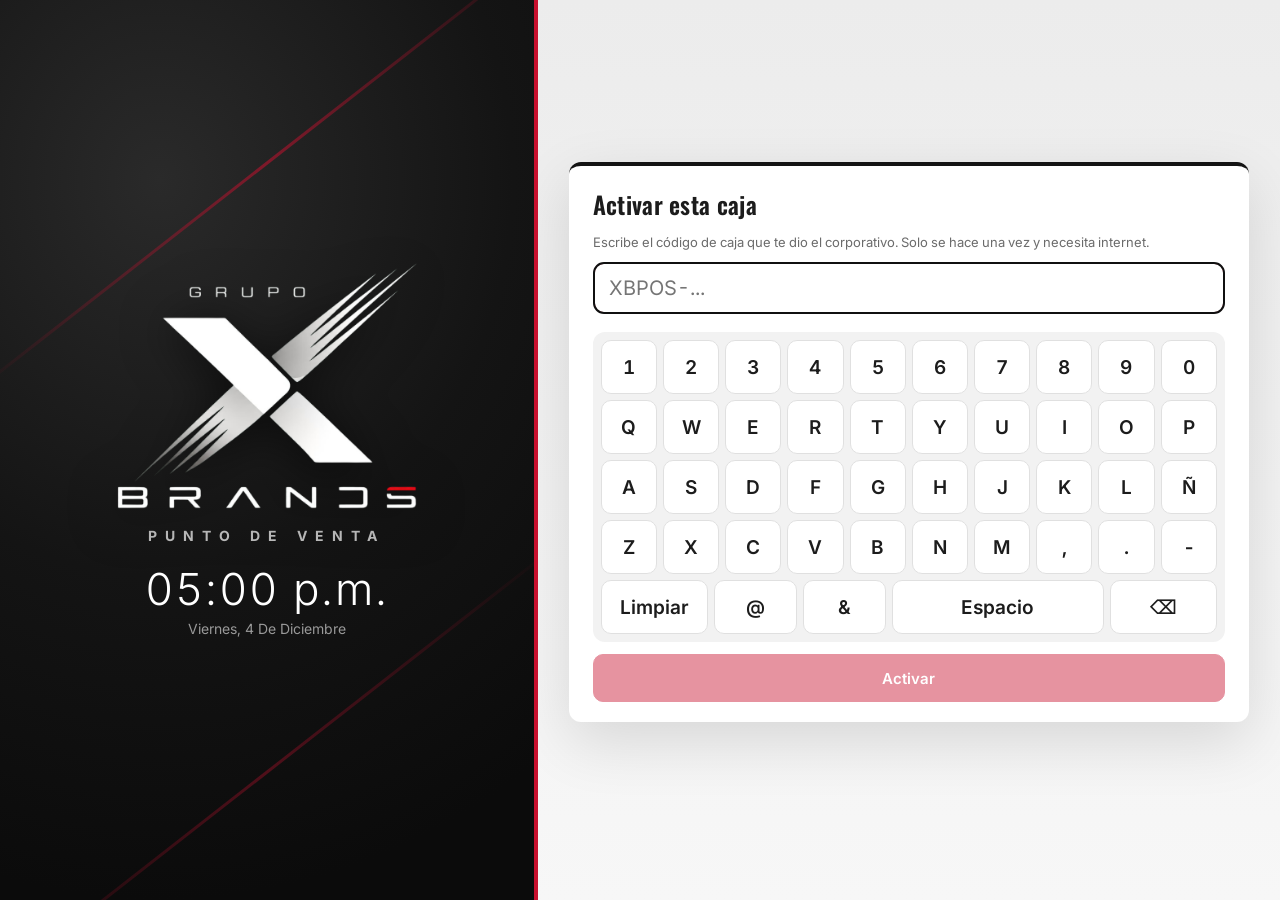
<file: index.html>
<!doctype html>
<html lang="es">
  <head>
    <meta charset="UTF-8" />
    <meta name="viewport" content="width=device-width, initial-scale=1.0, maximum-scale=1, user-scalable=no" />
    <link rel="icon" href="./favicon.png" />
    <link rel="manifest" href="./manifest.webmanifest" />
    <link rel="apple-touch-icon" href="./marca/icono.png" />
    <meta name="apple-mobile-web-app-capable" content="yes" />
    <meta name="mobile-web-app-capable" content="yes" />
    <meta name="apple-mobile-web-app-status-bar-style" content="black" />
    <meta name="apple-mobile-web-app-title" content="X Brands POS" />
    <meta name="theme-color" content="#141414" />
    <title>X Brands POS</title>
    <script type="module" crossorigin src="./assets/index-bvveRukn.js"></script>
    <link rel="stylesheet" crossorigin href="./assets/index-Bi7lNR3r.css">
  </head>
  <body>
    <div id="root"></div>
  </body>
</html>
</file>
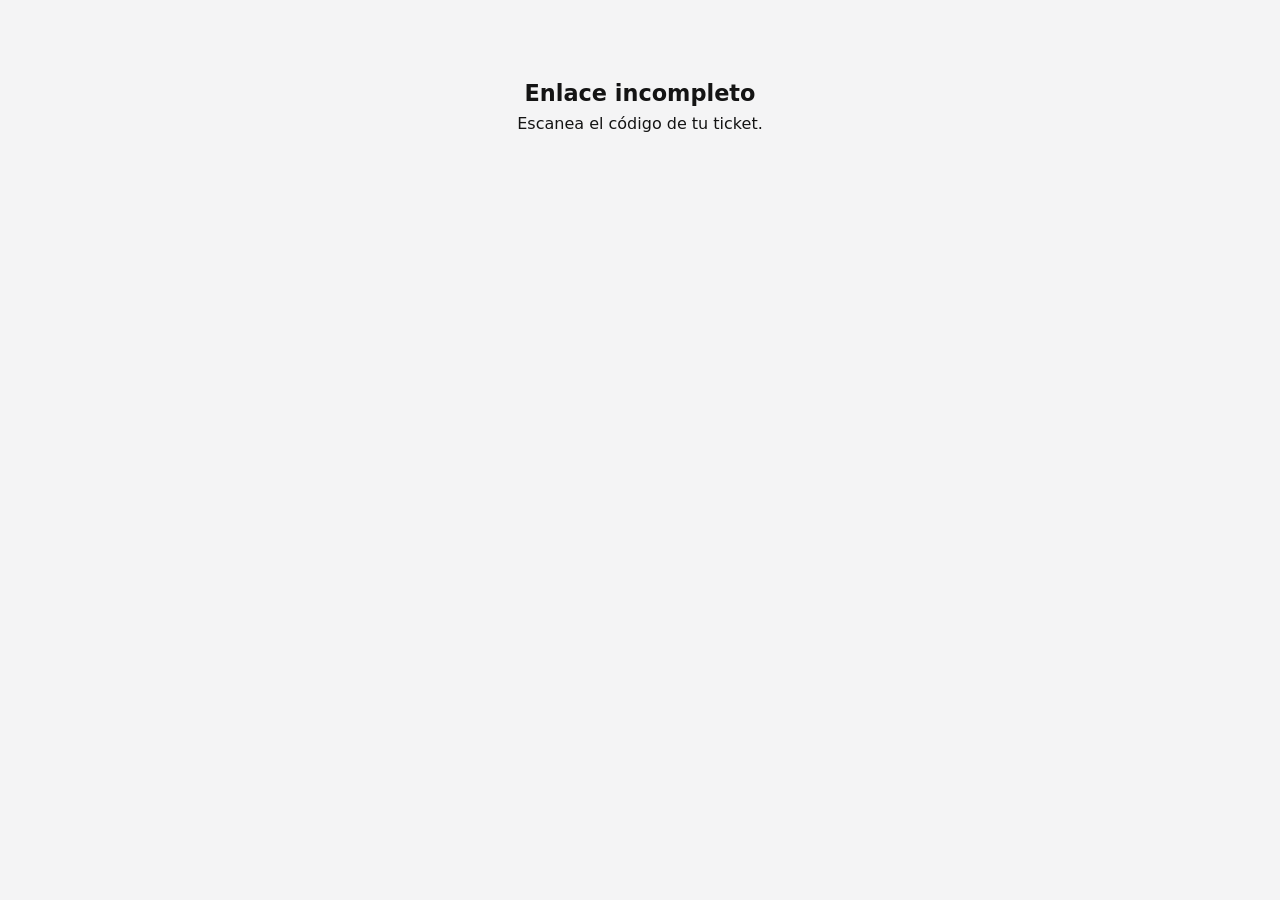
<file: encuesta.html>
<!doctype html>
<html lang="es">
<head>
<meta charset="utf-8">
<meta name="viewport" content="width=device-width, initial-scale=1">
<title>¿Cómo te atendimos?</title>
<link rel="icon" href="favicon.png">
<style>
  :root { --rojo: #C8102E; --negro: #141414; }
  * { box-sizing: border-box; }
  body { margin: 0; font-family: system-ui, -apple-system, "Segoe UI", Roboto, sans-serif; background: #f4f4f5; color: var(--negro); }
  main { max-width: 460px; margin: 0 auto; padding: 24px 18px 40px; }
  h1 { font-size: 1.5rem; margin: 8px 0 4px; }
  .sub { color: #666; margin: 0 0 20px; }
  .tarjeta { background: #fff; border-radius: 16px; padding: 18px; margin-bottom: 14px; box-shadow: 0 1px 3px rgba(0,0,0,.08); }
  .tarjeta h2 { font-size: 1rem; margin: 0 0 10px; }
  .estrellas { display: flex; gap: 6px; justify-content: space-between; }
  .estrellas button { flex: 1; font-size: 2rem; line-height: 1; padding: 8px 0; border: 0; background: #f4f4f5; border-radius: 12px; color: #c7c7cc; cursor: pointer; }
  .estrellas button.on { color: #f5b301; background: #fff7e0; }
  textarea, input { width: 100%; border: 1px solid #ddd; border-radius: 12px; padding: 12px; font: inherit; }
  textarea { min-height: 96px; resize: vertical; }
  .enviar { width: 100%; padding: 16px; font-size: 1.1rem; font-weight: 700; color: #fff; background: var(--rojo); border: 0; border-radius: 14px; cursor: pointer; }
  .enviar:disabled { opacity: .5; }
  .msg { text-align: center; padding: 40px 10px; }
  .msg b { font-size: 1.4rem; display: block; margin-bottom: 8px; }
  .error { color: #b91c1c; margin: 10px 0; text-align: center; }
  small { color: #888; }
</style>
</head>
<body>
<main id="app"><p class="msg">Cargando…</p></main>
<script>
const URL_API = 'https://slmtounvjbyloyodntdh.supabase.co', LLAVE = 'sb_publishable_nxV_wscrwWSM8TKBJO8PKw_IGgUi17L';
const q = new URLSearchParams(location.search);
const suc = Number(q.get('s')), folio = (q.get('f') || '').slice(0, 30), desdeMenu = q.get('menu') === '1';
const app = document.getElementById('app');
const rpc = async (fn, body) => {
  const r = await fetch(`${URL_API}/rest/v1/rpc/${fn}`, { method: 'POST', headers: { 'Content-Type': 'application/json', apikey: LLAVE, Authorization: `Bearer ${LLAVE}` }, body: JSON.stringify(body) });
  const t = await r.text(); const d = t ? JSON.parse(t) : null;
  if (!r.ok) throw new Error((d && d.message) || 'error');
  return d;
};
const esc = (s) => String(s ?? '').replace(/[&<>"]/g, (c) => ({ '&': '&amp;', '<': '&lt;', '>': '&gt;', '"': '&quot;' }[c]));
const EN = q.get('lang') === 'en';
const L = EN ? { carga: 'Loading…', incompleto: '<b>Incomplete link</b>Scan the code on your receipt.', noTicket: '<b>We couldn’t find your receipt</b>The survey is available for 10 days after your visit.',
  gracias: (m) => `<b>Thank you!</b>We already received your feedback for this visit to ${m}.`, titulo: 'How did we do?', general: 'Overall experience', comida: 'Food', servicio: 'Service',
  algo: 'Anything you’d like to tell us?', opcional: 'Optional', cel: 'Your phone', celNota: '(optional, in case we need to reach you)', digitos: '10 digits', enviar: 'Send',
  folio: 'check', error: 'Could not send. Please try again.', ok: (m) => `<b>Thanks for your feedback!</b>It helps us serve you better at ${m}.` }
 : { carga: 'Cargando…', incompleto: '<b>Enlace incompleto</b>Escanea el código de tu ticket.', noTicket: '<b>No encontramos tu ticket</b>La encuesta está disponible 10 días después de tu visita.',
  gracias: (m) => `<b>¡Gracias!</b>Ya recibimos tu opinión de esta visita a ${m}.`, titulo: '¿Cómo te atendimos?', general: 'Tu experiencia en general', comida: 'La comida', servicio: 'El servicio',
  algo: '¿Algo que quieras contarnos?', opcional: 'Opcional', cel: 'Tu celular', celNota: '(opcional, por si necesitamos contactarte)', digitos: '10 dígitos', enviar: 'Enviar',
  folio: 'folio', error: 'No se pudo enviar. Intenta de nuevo.', ok: (m) => `<b>¡Gracias por tu opinión!</b>Nos ayuda a atenderte mejor en ${m}.` };
if (EN) { document.documentElement.lang = 'en'; document.title = L.titulo; }
const v = { calificacion: 0, comida: 0, servicio: 0 };
function estrellas(clave) {
  return `<div class="estrellas" data-k="${clave}">${[1,2,3,4,5].map((n) => `<button type="button" data-n="${n}" aria-label="${n} estrellas">★</button>`).join('')}</div>`;
}
function pintar() {
  document.querySelectorAll('.estrellas').forEach((e) => e.querySelectorAll('button').forEach((b) => b.classList.toggle('on', Number(b.dataset.n) <= v[e.dataset.k])));
  document.getElementById('enviar').disabled = !v.calificacion;
}
async function iniciar() {
  if (!suc || (!folio && !desdeMenu)) { app.innerHTML = `<p class="msg">${L.incompleto}</p>`; return; }
  let info = null;
  try { info = desdeMenu && !folio ? await rpc('pos_sucursal_publica', { p_sucursal: suc }) : await rpc('pos_encuesta_info', { p_sucursal: suc, p_folio: folio }); } catch (e) { /* sin datos */ }
  if (!info) { app.innerHTML = `<p class="msg">${L.noTicket}</p>`; return; }
  if (info.contestada) { app.innerHTML = `<p class="msg">${L.gracias(esc(info.marca))}</p>`; return; }
  app.innerHTML = `
    <h1>${L.titulo}</h1>
    <p class="sub">${esc(info.marca)} · ${esc(info.sucursal)}${folio ? ` · ${L.folio} ${esc(folio)}` : ''}</p>
    <div class="tarjeta"><h2>${L.general}</h2>${estrellas('calificacion')}</div>
    <div class="tarjeta"><h2>${L.comida}</h2>${estrellas('comida')}</div>
    <div class="tarjeta"><h2>${L.servicio}</h2>${estrellas('servicio')}</div>
    <div class="tarjeta"><h2>${L.algo}</h2><textarea id="com" maxlength="600" placeholder="${L.opcional}"></textarea></div>
    <div class="tarjeta"><h2>${L.cel} <small>${L.celNota}</small></h2><input id="tel" inputmode="numeric" maxlength="10" placeholder="${L.digitos}"></div>
    <div id="err" class="error"></div>
    <button id="enviar" class="enviar" disabled>${L.enviar}</button>`;
  document.querySelectorAll('.estrellas').forEach((e) => e.addEventListener('click', (ev) => {
    const b = ev.target.closest('button'); if (!b) return; v[e.dataset.k] = Number(b.dataset.n); pintar();
  }));
  document.getElementById('enviar').onclick = async () => {
    const btn = document.getElementById('enviar'); btn.disabled = true;
    try {
      const datos = { p_sucursal: suc, p_calificacion: v.calificacion, p_comida: v.comida || null, p_servicio: v.servicio || null,
        p_comentario: document.getElementById('com').value || null, p_telefono: document.getElementById('tel').value || null };
      if (folio) await rpc('pos_encuesta_publica', { ...datos, p_folio: folio }); else await rpc('pos_encuesta_menu', datos);
      app.innerHTML = `<p class="msg">${L.ok(esc(info.marca))}</p>`;
    } catch (e) { document.getElementById('err').textContent = L.error; btn.disabled = false; }
  };
  pintar();
}
iniciar();
</script>
</body>
</html>
</file>
<file: assets/index-Bi7lNR3r.css>
@font-face{font-family:Montserrat Variable;font-style:normal;font-display:swap;font-weight:100 900;src:url(./montserrat-cyrillic-ext-wght-normal-CO5hGrJv.woff2) format("woff2-variations");unicode-range:U+0460-052F,U+1C80-1C8A,U+20B4,U+2DE0-2DFF,U+A640-A69F,U+FE2E-FE2F}@font-face{font-family:Montserrat Variable;font-style:normal;font-display:swap;font-weight:100 900;src:url(./montserrat-cyrillic-wght-normal-EAA9jha_.woff2) format("woff2-variations");unicode-range:U+0301,U+0400-045F,U+0490-0491,U+04B0-04B1,U+2116}@font-face{font-family:Montserrat Variable;font-style:normal;font-display:swap;font-weight:100 900;src:url(./montserrat-vietnamese-wght-normal-k7S-YeeD.woff2) format("woff2-variations");unicode-range:U+0102-0103,U+0110-0111,U+0128-0129,U+0168-0169,U+01A0-01A1,U+01AF-01B0,U+0300-0301,U+0303-0304,U+0308-0309,U+0323,U+0329,U+1EA0-1EF9,U+20AB}@font-face{font-family:Montserrat Variable;font-style:normal;font-display:swap;font-weight:100 900;src:url(./montserrat-latin-ext-wght-normal-BsZE-iaG.woff2) format("woff2-variations");unicode-range:U+0100-02BA,U+02BD-02C5,U+02C7-02CC,U+02CE-02D7,U+02DD-02FF,U+0304,U+0308,U+0329,U+1D00-1DBF,U+1E00-1E9F,U+1EF2-1EFF,U+2020,U+20A0-20AB,U+20AD-20C0,U+2113,U+2C60-2C7F,U+A720-A7FF}@font-face{font-family:Montserrat Variable;font-style:normal;font-display:swap;font-weight:100 900;src:url(./montserrat-latin-wght-normal-l_AIctKy.woff2) format("woff2-variations");unicode-range:U+0000-00FF,U+0131,U+0152-0153,U+02BB-02BC,U+02C6,U+02DA,U+02DC,U+0304,U+0308,U+0329,U+2000-206F,U+20AC,U+2122,U+2191,U+2193,U+2212,U+2215,U+FEFF,U+FFFD}@font-face{font-family:Oswald Variable;font-style:normal;font-display:swap;font-weight:200 700;src:url(./oswald-cyrillic-ext-wght-normal-DLWmRmaW.woff2) format("woff2-variations");unicode-range:U+0460-052F,U+1C80-1C8A,U+20B4,U+2DE0-2DFF,U+A640-A69F,U+FE2E-FE2F}@font-face{font-family:Oswald Variable;font-style:normal;font-display:swap;font-weight:200 700;src:url(./oswald-cyrillic-wght-normal-C8sJyxwB.woff2) format("woff2-variations");unicode-range:U+0301,U+0400-045F,U+0490-0491,U+04B0-04B1,U+2116}@font-face{font-family:Oswald Variable;font-style:normal;font-display:swap;font-weight:200 700;src:url(./oswald-vietnamese-wght-normal-Tdf5mmdl.woff2) format("woff2-variations");unicode-range:U+0102-0103,U+0110-0111,U+0128-0129,U+0168-0169,U+01A0-01A1,U+01AF-01B0,U+0300-0301,U+0303-0304,U+0308-0309,U+0323,U+0329,U+1EA0-1EF9,U+20AB}@font-face{font-family:Oswald Variable;font-style:normal;font-display:swap;font-weight:200 700;src:url(./oswald-latin-ext-wght-normal-Dj_1K-Kw.woff2) format("woff2-variations");unicode-range:U+0100-02BA,U+02BD-02C5,U+02C7-02CC,U+02CE-02D7,U+02DD-02FF,U+0304,U+0308,U+0329,U+1D00-1DBF,U+1E00-1E9F,U+1EF2-1EFF,U+2020,U+20A0-20AB,U+20AD-20C0,U+2113,U+2C60-2C7F,U+A720-A7FF}@font-face{font-family:Oswald Variable;font-style:normal;font-display:swap;font-weight:200 700;src:url(./oswald-latin-wght-normal-CzS3kehr.woff2) format("woff2-variations");unicode-range:U+0000-00FF,U+0131,U+0152-0153,U+02BB-02BC,U+02C6,U+02DA,U+02DC,U+0304,U+0308,U+0329,U+2000-206F,U+20AC,U+2122,U+2191,U+2193,U+2212,U+2215,U+FEFF,U+FFFD}@font-face{font-family:Inter Variable;font-style:normal;font-display:swap;font-weight:100 900;src:url(./inter-cyrillic-ext-wght-normal-BOeWTOD4.woff2) format("woff2-variations");unicode-range:U+0460-052F,U+1C80-1C8A,U+20B4,U+2DE0-2DFF,U+A640-A69F,U+FE2E-FE2F}@font-face{font-family:Inter Variable;font-style:normal;font-display:swap;font-weight:100 900;src:url(./inter-cyrillic-wght-normal-DqGufNeO.woff2) format("woff2-variations");unicode-range:U+0301,U+0400-045F,U+0490-0491,U+04B0-04B1,U+2116}@font-face{font-family:Inter Variable;font-style:normal;font-display:swap;font-weight:100 900;src:url(./inter-greek-ext-wght-normal-DlzME5K_.woff2) format("woff2-variations");unicode-range:U+1F00-1FFF}@font-face{font-family:Inter Variable;font-style:normal;font-display:swap;font-weight:100 900;src:url(./inter-greek-wght-normal-CkhJZR-_.woff2) format("woff2-variations");unicode-range:U+0370-0377,U+037A-037F,U+0384-038A,U+038C,U+038E-03A1,U+03A3-03FF}@font-face{font-family:Inter Variable;font-style:normal;font-display:swap;font-weight:100 900;src:url(./inter-vietnamese-wght-normal-CBcvBZtf.woff2) format("woff2-variations");unicode-range:U+0102-0103,U+0110-0111,U+0128-0129,U+0168-0169,U+01A0-01A1,U+01AF-01B0,U+0300-0301,U+0303-0304,U+0308-0309,U+0323,U+0329,U+1EA0-1EF9,U+20AB}@font-face{font-family:Inter Variable;font-style:normal;font-display:swap;font-weight:100 900;src:url(./inter-latin-ext-wght-normal-DO1Apj_S.woff2) format("woff2-variations");unicode-range:U+0100-02BA,U+02BD-02C5,U+02C7-02CC,U+02CE-02D7,U+02DD-02FF,U+0304,U+0308,U+0329,U+1D00-1DBF,U+1E00-1E9F,U+1EF2-1EFF,U+2020,U+20A0-20AB,U+20AD-20C0,U+2113,U+2C60-2C7F,U+A720-A7FF}@font-face{font-family:Inter Variable;font-style:normal;font-display:swap;font-weight:100 900;src:url(./inter-latin-wght-normal-Dx4kXJAl.woff2) format("woff2-variations");unicode-range:U+0000-00FF,U+0131,U+0152-0153,U+02BB-02BC,U+02C6,U+02DA,U+02DC,U+0304,U+0308,U+0329,U+2000-206F,U+20AC,U+2122,U+2191,U+2193,U+2212,U+2215,U+FEFF,U+FFFD}@font-face{font-family:Anton;font-style:normal;font-display:swap;font-weight:400;src:url(./anton-vietnamese-400-normal-CkBxLiRJ.woff2) format("woff2"),url(./anton-vietnamese-400-normal-2FfR1wHA.woff) format("woff");unicode-range:U+0102-0103,U+0110-0111,U+0128-0129,U+0168-0169,U+01A0-01A1,U+01AF-01B0,U+0300-0301,U+0303-0304,U+0308-0309,U+0323,U+0329,U+1EA0-1EF9,U+20AB}@font-face{font-family:Anton;font-style:normal;font-display:swap;font-weight:400;src:url(./anton-latin-ext-400-normal-SyiqE2Jt.woff2) format("woff2"),url(./anton-latin-ext-400-normal-BMODBQc6.woff) format("woff");unicode-range:U+0100-02BA,U+02BD-02C5,U+02C7-02CC,U+02CE-02D7,U+02DD-02FF,U+0304,U+0308,U+0329,U+1D00-1DBF,U+1E00-1E9F,U+1EF2-1EFF,U+2020,U+20A0-20AB,U+20AD-20C0,U+2113,U+2C60-2C7F,U+A720-A7FF}@font-face{font-family:Anton;font-style:normal;font-display:swap;font-weight:400;src:url(./anton-latin-400-normal-Byf51wtH.woff2) format("woff2"),url(./anton-latin-400-normal-AUNGEG_V.woff) format("woff");unicode-range:U+0000-00FF,U+0131,U+0152-0153,U+02BB-02BC,U+02C6,U+02DA,U+02DC,U+0304,U+0308,U+0329,U+2000-206F,U+20AC,U+2122,U+2191,U+2193,U+2212,U+2215,U+FEFF,U+FFFD}@font-face{font-family:Chakra Petch;font-style:normal;font-display:swap;font-weight:600;src:url(./chakra-petch-thai-600-normal-C620THcd.woff2) format("woff2"),url(./chakra-petch-thai-600-normal-BiM5MXH8.woff) format("woff");unicode-range:U+02D7,U+0303,U+0331,U+0E01-0E5B,U+200C-200D,U+25CC}@font-face{font-family:Chakra Petch;font-style:normal;font-display:swap;font-weight:600;src:url([data-uri]) format("woff2"),url(./chakra-petch-vietnamese-600-normal-Pvj4qcw_.woff) format("woff");unicode-range:U+0102-0103,U+0110-0111,U+0128-0129,U+0168-0169,U+01A0-01A1,U+01AF-01B0,U+0300-0301,U+0303-0304,U+0308-0309,U+0323,U+0329,U+1EA0-1EF9,U+20AB}@font-face{font-family:Chakra Petch;font-style:normal;font-display:swap;font-weight:600;src:url(./chakra-petch-latin-ext-600-normal-CdGvbdDU.woff2) format("woff2"),url(./chakra-petch-latin-ext-600-normal-nL80L4xU.woff) format("woff");unicode-range:U+0100-02BA,U+02BD-02C5,U+02C7-02CC,U+02CE-02D7,U+02DD-02FF,U+0304,U+0308,U+0329,U+1D00-1DBF,U+1E00-1E9F,U+1EF2-1EFF,U+2020,U+20A0-20AB,U+20AD-20C0,U+2113,U+2C60-2C7F,U+A720-A7FF}@font-face{font-family:Chakra Petch;font-style:normal;font-display:swap;font-weight:600;src:url(./chakra-petch-latin-600-normal-DVQm9bgb.woff2) format("woff2"),url(./chakra-petch-latin-600-normal-DQKfcdKo.woff) format("woff");unicode-range:U+0000-00FF,U+0131,U+0152-0153,U+02BB-02BC,U+02C6,U+02DA,U+02DC,U+0304,U+0308,U+0329,U+2000-206F,U+20AC,U+2122,U+2191,U+2193,U+2212,U+2215,U+FEFF,U+FFFD}@font-face{font-family:Chakra Petch;font-style:normal;font-display:swap;font-weight:700;src:url(./chakra-petch-thai-700-normal-B7WL5pBr.woff2) format("woff2"),url(./chakra-petch-thai-700-normal-vZLZ_5L8.woff) format("woff");unicode-range:U+02D7,U+0303,U+0331,U+0E01-0E5B,U+200C-200D,U+25CC}@font-face{font-family:Chakra Petch;font-style:normal;font-display:swap;font-weight:700;src:url([data-uri]) format("woff2"),url(./chakra-petch-vietnamese-700-normal-gQuUA8Wu.woff) format("woff");unicode-range:U+0102-0103,U+0110-0111,U+0128-0129,U+0168-0169,U+01A0-01A1,U+01AF-01B0,U+0300-0301,U+0303-0304,U+0308-0309,U+0323,U+0329,U+1EA0-1EF9,U+20AB}@font-face{font-family:Chakra Petch;font-style:normal;font-display:swap;font-weight:700;src:url(./chakra-petch-latin-ext-700-normal-DAkvJhej.woff2) format("woff2"),url(./chakra-petch-latin-ext-700-normal-BeviJPUl.woff) format("woff");unicode-range:U+0100-02BA,U+02BD-02C5,U+02C7-02CC,U+02CE-02D7,U+02DD-02FF,U+0304,U+0308,U+0329,U+1D00-1DBF,U+1E00-1E9F,U+1EF2-1EFF,U+2020,U+20A0-20AB,U+20AD-20C0,U+2113,U+2C60-2C7F,U+A720-A7FF}@font-face{font-family:Chakra Petch;font-style:normal;font-display:swap;font-weight:700;src:url(./chakra-petch-latin-700-normal-CnDBPjkL.woff2) format("woff2"),url(./chakra-petch-latin-700-normal-D1s_c2du.woff) format("woff");unicode-range:U+0000-00FF,U+0131,U+0152-0153,U+02BB-02BC,U+02C6,U+02DA,U+02DC,U+0304,U+0308,U+0329,U+2000-206F,U+20AC,U+2122,U+2191,U+2193,U+2212,U+2215,U+FEFF,U+FFFD}@font-face{font-family:Cormorant Garamond;font-style:italic;font-display:swap;font-weight:500;src:url(./cormorant-garamond-cyrillic-ext-500-italic-ClXnudBg.woff2) format("woff2"),url(./cormorant-garamond-cyrillic-ext-500-italic-DakTmaFY.woff) format("woff");unicode-range:U+0460-052F,U+1C80-1C8A,U+20B4,U+2DE0-2DFF,U+A640-A69F,U+FE2E-FE2F}@font-face{font-family:Cormorant Garamond;font-style:italic;font-display:swap;font-weight:500;src:url(./cormorant-garamond-cyrillic-500-italic-DVnfXoMy.woff2) format("woff2"),url(./cormorant-garamond-cyrillic-500-italic-C9gO-8KC.woff) format("woff");unicode-range:U+0301,U+0400-045F,U+0490-0491,U+04B0-04B1,U+2116}@font-face{font-family:Cormorant Garamond;font-style:italic;font-display:swap;font-weight:500;src:url(./cormorant-garamond-vietnamese-500-italic-D3igDnAQ.woff2) format("woff2"),url(./cormorant-garamond-vietnamese-500-italic-C-296ow0.woff) format("woff");unicode-range:U+0102-0103,U+0110-0111,U+0128-0129,U+0168-0169,U+01A0-01A1,U+01AF-01B0,U+0300-0301,U+0303-0304,U+0308-0309,U+0323,U+0329,U+1EA0-1EF9,U+20AB}@font-face{font-family:Cormorant Garamond;font-style:italic;font-display:swap;font-weight:500;src:url(./cormorant-garamond-latin-ext-500-italic-CE7zdTnu.woff2) format("woff2"),url(./cormorant-garamond-latin-ext-500-italic-CalKM9tT.woff) format("woff");unicode-range:U+0100-02BA,U+02BD-02C5,U+02C7-02CC,U+02CE-02D7,U+02DD-02FF,U+0304,U+0308,U+0329,U+1D00-1DBF,U+1E00-1E9F,U+1EF2-1EFF,U+2020,U+20A0-20AB,U+20AD-20C0,U+2113,U+2C60-2C7F,U+A720-A7FF}@font-face{font-family:Cormorant Garamond;font-style:italic;font-display:swap;font-weight:500;src:url(./cormorant-garamond-latin-500-italic-Y14P-dkT.woff2) format("woff2"),url(./cormorant-garamond-latin-500-italic-DhNIfkTX.woff) format("woff");unicode-range:U+0000-00FF,U+0131,U+0152-0153,U+02BB-02BC,U+02C6,U+02DA,U+02DC,U+0304,U+0308,U+0329,U+2000-206F,U+20AC,U+2122,U+2191,U+2193,U+2212,U+2215,U+FEFF,U+FFFD}:root{--rojo: #c8102e;--rojo-osc: #9e0c24;--negro: #141414;--carbon: #1f1f1f;--grafito: #2b2b2b;--gris: #f2f2f2;--gris2: #e0e0e0;--texto: #1c1c1c;--suave: #6b6b6b;--verde: #1e8e3e;--ambar: #c77700;--peligro: #c8102e;--peligro-osc: #9e0c24;--acento: #c8102e;--barra-fondo: linear-gradient(90deg, #0d0d0d, #1f1f1f);--barra-titulo: #fff;--barra-texto: #cccccc;--barra-activo: #c8102e;--barra-linea: #c8102e;--acceso-fondo: radial-gradient(120% 80% at 30% 20%, #2a2a2a 0%, #141414 55%, #0b0b0b 100%);--acceso-texto: #fff;--fondo-app: #f2f2f2;--fuente-titulo: "Oswald Variable", "Inter Variable", "Segoe UI", sans-serif;font-family:Inter Variable,Segoe UI,system-ui,-apple-system,sans-serif;font-feature-settings:"tnum" 1,"cv11" 1;-webkit-font-smoothing:antialiased;-moz-osx-font-smoothing:grayscale;text-rendering:optimizeLegibility;font-synthesis:none;color:var(--texto);font-size:15px}*{box-sizing:border-box}body{margin:0;background:var(--fondo-app);user-select:none}button{font:inherit;cursor:pointer;border:1px solid var(--gris2);background:#fff;border-radius:10px;padding:12px 16px;min-height:48px;color:var(--texto);touch-action:manipulation}button:hover:not(:disabled){border-color:#bbb}button:disabled{opacity:.45;cursor:default}input,select{font:inherit;user-select:text}h2{margin:0 0 12px;font-size:20px}h3{margin:0;font-size:16px}.btn-primario{background:var(--rojo);color:#fff;border-color:var(--rojo);font-weight:600}.btn-primario:hover:not(:disabled){background:var(--rojo-osc);border-color:var(--rojo-osc)}.btn-peligro{color:var(--rojo);border-color:#f0c2ca}.btn-liga{border:none;background:none;color:var(--rojo);padding:6px 8px}.btn-x{border:1px solid var(--gris2);background:#fff;color:var(--suave);width:44px;height:44px;min-height:44px;padding:0;font-size:18px;border-radius:10px}.grande{font-size:18px;padding:14px 18px}.ancho{width:100%;margin-top:12px}.campo{width:100%;padding:12px 14px;border:2px solid #ccc;border-radius:10px;margin:4px 0 10px;background:#fff;font-size:20px;min-height:52px}.campo-activo{border-color:var(--rojo)}.etiqueta{display:block;font-size:13px;color:var(--suave)}.fila-etiqueta{display:grid;grid-template-columns:160px 1fr;align-items:center;gap:8px}.fila{display:flex;gap:8px;align-items:center}.nota{color:var(--suave);font-size:13px;margin:4px 0 8px}.error{background:#fdecee;color:var(--rojo-osc);border-radius:8px;padding:8px 12px;margin:8px 0}.ok-msg{background:#e7f5ec;color:var(--verde);border-radius:8px;padding:8px 12px;margin:8px 0}.vacio{color:var(--suave);padding:24px;text-align:center;grid-column:1 / -1}.neg{color:var(--rojo);font-weight:600}.pantalla-centro{min-height:100vh;display:grid;place-items:center;background:var(--negro)}.acceso{min-height:100vh;display:grid;grid-template-columns:minmax(340px,42%) 1fr;background:var(--negro)}.acceso-marca{position:relative;overflow:hidden;display:flex;flex-direction:column;justify-content:center;align-items:center;gap:18px;background:var(--acceso-fondo);color:var(--acceso-texto);padding:40px;border-right:4px solid var(--barra-linea)}.acceso-marca:before,.acceso-marca:after{content:"";position:absolute;height:3px;width:140%;left:-20%;background:linear-gradient(90deg,transparent,var(--rojo),transparent);transform:rotate(-38deg);opacity:.55}.acceso-marca:before{top:18%}.acceso-marca:after{bottom:14%;opacity:.35}.acceso-marca img{width:min(300px,70%);filter:drop-shadow(0 8px 24px rgba(0,0,0,.6))}.acceso-marca .pos{letter-spacing:8px;font-weight:700;color:#bbb;font-size:14px}.acceso-marca .sucursal{font-size:18px;font-weight:600;text-align:center}.acceso-marca .reloj{font-size:44px;font-weight:300;letter-spacing:2px}.acceso-marca .fecha{color:#999;font-size:14px;text-transform:capitalize;margin-top:-14px}.acceso-lado{display:grid;place-items:center;background:linear-gradient(180deg,#ececec,#f7f7f7);padding:24px}.acceso-lado .tarjeta{box-shadow:0 20px 60px #0000001f;border-top:4px solid var(--negro)}.acceso-lado h2{font-size:24px}.marca-barra{display:flex;align-items:center;gap:10px}.marca-barra img{height:38px}.marca-barra span{font-size:11px;letter-spacing:4px;color:#aaa;font-weight:700;border-left:1px solid #444;padding-left:10px}@media (max-width: 900px){.acceso{grid-template-columns:1fr}.acceso-marca{border-right:0;border-bottom:4px solid var(--rojo);padding:24px}.acceso-marca .reloj{display:none}}.tarjeta{background:#fff;border-radius:12px;padding:20px 24px;margin-bottom:16px}.pantalla-centro .tarjeta{text-align:center}.logo{font-weight:800;color:var(--rojo);font-size:22px;letter-spacing:.5px;margin-bottom:4px}.rejilla-usuarios{display:grid;grid-template-columns:repeat(auto-fill,minmax(140px,1fr));gap:10px}.btn-usuario{display:flex;flex-direction:column;gap:6px;padding:20px 10px;align-items:center}.btn-usuario:hover:not(:disabled){border-color:var(--negro)}.avatar{width:48px;height:48px;border-radius:50%;background:var(--negro);color:#fff;display:grid;place-items:center;font-weight:700;font-size:18px;border:2px solid var(--rojo)}.btn-usuario span{color:var(--suave);font-size:12px;text-transform:capitalize}.pinpad{width:260px;margin:8px auto}.pin-puntos{display:flex;justify-content:center;gap:10px;margin:8px 0 14px}.pin-puntos span{width:14px;height:14px;border-radius:50%;border:2px solid #999}.pin-puntos span.lleno{background:var(--negro);border-color:var(--negro)}.pin-teclas{display:grid;grid-template-columns:repeat(3,1fr);gap:8px}.pin-teclas button{font-size:20px;padding:14px 0}.app{display:flex;flex-direction:column;height:100vh}.barra{display:flex;align-items:center;gap:18px;background:var(--barra-fondo);color:var(--barra-titulo);padding:6px 16px;border-bottom:3px solid var(--barra-linea)}.marca{font-weight:800;color:#fff}.barra nav{display:flex;gap:6px}.barra nav button{background:transparent;color:var(--barra-texto);border-color:transparent}.barra nav button.activo{background:var(--barra-activo);color:#fff}.estado{margin-left:auto;display:flex;align-items:center;gap:8px;font-size:13px;color:var(--barra-texto)}.estado .btn-liga{color:#ff8a9a}.punto{width:10px;height:10px;border-radius:50%;display:inline-block}.punto.verde{background:#34c759}.punto.rojo{background:#ff453a}.insignia{background:var(--ambar);color:#fff;border-radius:10px;padding:2px 8px;font-weight:600}.sep-v{width:1px;height:16px;background:#444}.estado .ok{color:#9be3ad}.estado .alerta{color:#ffb4a8}.contenido{flex:1;overflow:hidden}.panel{padding:16px;overflow:auto;height:100%}.panel-cab{display:flex;justify-content:space-between;align-items:center;margin-bottom:12px}.acciones{display:flex;flex-wrap:wrap;gap:8px;margin-top:12px}.rejilla-mesas{display:grid;grid-template-columns:repeat(auto-fill,minmax(170px,1fr));gap:12px}.mesa{display:flex;flex-direction:column;align-items:flex-start;gap:4px;padding:14px;text-align:left;min-height:120px}.mesa span{color:var(--suave);font-size:13px}.mesa strong{font-size:18px;margin-top:auto}.mesa.impresa{border-color:var(--ambar);background:#fff8ec}.mesa em{color:var(--ambar);font-size:12px;font-style:normal}.vista-cuenta{display:grid;grid-template-columns:1fr 420px;height:100%}.menu{padding:12px;overflow:auto}.grupos{display:flex;flex-wrap:wrap;gap:8px;margin-bottom:12px}.grupo{border-left-width:6px;font-weight:600}.grupo.activo{background:var(--negro);color:#fff}.productos{display:grid;grid-template-columns:repeat(auto-fill,minmax(150px,1fr));gap:10px}.producto{display:flex;flex-direction:column;gap:8px;justify-content:space-between;min-height:92px;text-align:left}.producto b{color:var(--rojo);font-size:16px;font-weight:700}.producto .producto-nombre{font-size:15px;font-weight:600;line-height:1.22;color:#151515;letter-spacing:-.1px}.ticket{background:#fff;border-left:1px solid var(--gris2);display:flex;flex-direction:column;padding:12px;min-height:0}.ticket-cab{display:flex;justify-content:space-between;align-items:flex-start;border-bottom:1px solid var(--gris2);padding-bottom:8px}.lineas{flex:1;overflow:auto;padding:8px 0}.linea{display:grid;grid-template-columns:32px 1fr auto 48px;gap:6px;align-items:start;padding:6px 0;border-bottom:1px dashed var(--gris2)}.linea .desc small{display:block;color:var(--suave);font-size:12px}.linea .desc small.pend{color:var(--ambar)}.linea.cancelada{text-decoration:line-through;color:#aaa}.linea .imp{text-align:right}.totales>div{display:flex;justify-content:space-between}.totales .total{font-size:24px;font-weight:800;margin-top:4px}.ticket .acciones button.grande{flex-basis:100%}.fondo-modal{position:fixed;inset:0;background:#00000080;display:grid;place-items:center;z-index:10}.modal{background:#fff;border-radius:14px;padding:16px 20px 20px;max-height:94vh;overflow:auto;max-width:96vw}.modal-titulo{display:flex;justify-content:space-between;align-items:center;font-weight:700;font-size:20px;margin-bottom:12px}.btn-cerrar{width:52px;height:52px;padding:0;font-size:22px;border-radius:12px}.total-cobro{font-size:32px;font-weight:800;text-align:center;margin:4px 0 12px}.cambio{font-size:22px;font-weight:700;color:var(--verde);text-align:center;margin:8px 0}.tabla{width:100%;border-collapse:collapse;margin-top:12px;font-size:14px}.tabla th,.tabla td{text-align:left;padding:8px;border-bottom:1px solid var(--gris2)}.tabla th{color:var(--suave);font-weight:600}.teclado{margin-top:8px;background:var(--gris);border-radius:12px;padding:8px}.teclado button{font-size:22px;font-weight:600;min-height:60px;padding:0}.teclado.numerico{display:grid;grid-template-columns:1fr 130px;gap:8px}.teclado-num{display:grid;grid-template-columns:repeat(3,1fr);gap:8px}.teclado-lado{display:grid;grid-template-rows:1fr 2fr;gap:8px}.teclado-lado button{font-size:18px}.teclado.texto .teclado-fila{display:grid;grid-template-columns:repeat(10,1fr);gap:6px;margin-bottom:6px}.teclado.texto .teclado-fila:last-child{grid-template-columns:1fr 3fr 1fr 1.4fr;margin-bottom:0}.teclado.texto button{font-size:19px;min-height:54px}.opciones{display:flex;flex-wrap:wrap;gap:8px;margin:6px 0 10px}.opcion{font-size:16px;min-height:52px}.opcion.activa{background:var(--negro);color:#fff;border-color:var(--negro)}.motivos-rapidos{display:flex;flex-wrap:wrap;gap:6px;margin-bottom:4px}.motivos-rapidos .opcion{min-height:44px;font-size:14px}.vista-ticket{width:100%;height:60vh;border:1px solid var(--gris2);border-radius:8px;background:#fff}.btn-volver{background:var(--negro);color:#fff;border-color:var(--negro);font-weight:700;font-size:17px;min-height:52px;padding:0 18px}.barra nav button{min-height:52px;font-size:16px;padding:0 20px}.barra .estado .btn-liga{min-height:44px}.plantas{display:flex;gap:8px;flex-wrap:wrap}.plantas button.activo{background:var(--negro);color:#fff;border-color:var(--negro)}.mapa{position:relative;background:#fff;border-radius:14px;border:2px dashed var(--gris2);height:calc(100vh - 230px);min-height:420px;margin-top:12px;overflow:hidden}.mapa.editando{border-color:var(--rojo);background-image:radial-gradient(#ddd 1px,transparent 1px);background-size:20px 20px}.mesa-mapa{position:absolute;width:112px;height:104px;display:flex;flex-direction:column;align-items:center;justify-content:center;gap:2px;padding:4px;border:3px solid #b9b9b9;background:#fafafa;border-radius:14px;text-align:center;min-height:0}.mesa-mapa.redonda{border-radius:50%}.mesa-mapa.barra{width:300px;height:76px}.mesa-mapa b{font-size:22px}.mesa-mapa small{font-size:12px;color:var(--suave);line-height:1.2}.mesa-mapa.libre b{color:#777}.mesa-mapa.ocupada{background:#fdecee;border-color:var(--rojo)}.mesa-mapa.ocupada b,.mesa-mapa.ocupada strong{color:var(--rojo-osc)}.mesa-mapa.impresa{background:#fff4e0;border-color:var(--ambar)}.mesa-mapa.impresa b,.mesa-mapa.impresa strong{color:#8a5200}.mesa-mapa.sel{outline:4px solid var(--negro);outline-offset:2px}.mesa-mapa strong{font-size:15px}.leyenda{display:flex;gap:16px;align-items:center;font-size:14px;color:var(--suave)}.leyenda i{display:inline-block;width:16px;height:16px;border-radius:4px;border:2px solid #b9b9b9;vertical-align:-3px;margin-right:4px;background:#fafafa}.leyenda i.oc{background:#fdecee;border-color:var(--rojo)}.leyenda i.im{background:#fff4e0;border-color:var(--ambar)}.editor-lado{display:flex;gap:8px;flex-wrap:wrap;align-items:center;margin-top:8px}.rejilla-ordenes{display:grid;grid-template-columns:repeat(auto-fill,minmax(230px,1fr));gap:12px}.orden{background:#fff;border-radius:14px;border:2px solid var(--gris2);padding:14px;display:flex;flex-direction:column;gap:6px}.orden .cab{display:flex;justify-content:space-between;align-items:center}.orden .cab b{font-size:18px}.chip{font-size:12px;font-weight:700;padding:3px 8px;border-radius:999px;background:var(--gris)}.chip.cobrar{background:#fdecee;color:var(--rojo-osc)}.chip.prep{background:#fff4e0;color:#8a5200}.chip.lista{background:#e7f5ec;color:var(--verde)}.orden .tiempo{color:var(--suave);font-size:13px}.orden .tiempo.tarde{color:var(--rojo);font-weight:700}.orden strong{font-size:20px}.orden .acciones{margin-top:4px}.orden .acciones button{flex:1}.pestanas-sub{display:flex;gap:8px}.pestanas-sub button.activo{background:var(--negro);color:#fff;border-color:var(--negro)}.exito{text-align:center;padding:8px 0}.exito .grande-ok{font-size:64px;line-height:1;color:var(--verde)}.exito h2{margin:8px 0}.cobro-grid{display:grid;grid-template-columns:1fr 300px;gap:16px;align-items:start}.titulo-cuenta{font-size:20px}.ticket-cab{gap:8px}.rejilla-opciones{display:grid;grid-template-columns:repeat(4,1fr);gap:10px}.opcion-grande{min-height:76px;font-size:16px;font-weight:600;white-space:normal}.lista-elegir{display:flex;flex-direction:column;gap:6px;max-height:50vh;overflow:auto}.fila-elegir{display:grid;grid-template-columns:40px 1fr auto;align-items:center;gap:10px;text-align:left;min-height:56px}.fila-elegir.activa{border-color:var(--negro);background:#f5f5f5}.casilla{width:32px;height:32px;border:2px solid #999;border-radius:8px;display:grid;place-items:center;font-weight:800}.fila-elegir.activa .casilla{background:var(--negro);color:#fff;border-color:var(--negro)}.mesa-mapa .varias{position:absolute;top:-10px;right:-10px;background:var(--negro);color:#fff;border-radius:999px;font-size:12px;padding:2px 7px;font-weight:700}.chip.camino{background:#e8f0fe;color:#1a56c4}.cliente-res{display:grid;grid-template-columns:1fr auto;gap:8px;align-items:center;text-align:left}.cliente-res small{display:block;color:var(--suave)}.historial{border-top:1px solid var(--gris2);margin-top:8px;padding-top:8px}.formulario{display:grid;grid-template-columns:1fr 1fr;gap:8px;margin-bottom:10px}.campo-btn{display:flex;flex-direction:column;align-items:flex-start;text-align:left;min-height:60px}.campo-btn small{color:var(--suave);font-size:12px}.campo-btn span{font-size:18px;font-weight:600}.campo-btn.activo{border:2px solid var(--negro)}.form-cuerpo{max-height:42vh;overflow:auto;margin-bottom:10px}.formulario .ancho-total{grid-column:1 / -1}.campo-opciones{display:flex;flex-direction:column;gap:4px}.campo-opciones small{color:var(--suave);font-size:12px}.campo-opciones .opciones{display:flex;flex-wrap:wrap;gap:6px}.campo-opciones .opcion{min-height:44px;padding:8px 12px}.muestra{display:inline-block;width:14px;height:14px;border-radius:4px;margin-right:6px;vertical-align:-2px}.sub-barra{display:flex;align-items:center;gap:10px;margin-bottom:12px;flex-wrap:wrap}.sub-barra .derecha{margin-left:auto;display:flex;gap:8px}.kpis{display:grid;grid-template-columns:repeat(4,1fr);gap:12px;margin-bottom:14px}.kpi{background:#fff;border-radius:12px;padding:14px 16px;border-left:4px solid var(--negro)}.kpi small{color:var(--suave);display:block;font-size:12px;text-transform:uppercase;letter-spacing:.5px}.kpi b{font-size:24px}.kpi.alerta{border-left-color:var(--rojo)}.kpi.alerta b{color:var(--rojo)}.tabla-cat{width:100%;border-collapse:separate;border-spacing:0 6px}.tabla-cat th{text-align:left;font-size:12px;color:var(--suave);text-transform:uppercase;letter-spacing:.5px;padding:0 12px}.tabla-cat td{background:#fff;padding:12px}.tabla-cat td:first-child{border-radius:10px 0 0 10px}.tabla-cat td:last-child{border-radius:0 10px 10px 0;text-align:right}.tabla-cat tr.inactivo td{opacity:.5}.tabla-cat .num{text-align:right;font-variant-numeric:tabular-nums}.tabla-cat button{min-height:44px;padding:8px 14px}.chip.ok{background:#e7f5ec;color:var(--verde)}.chip.bajo{background:#fdecee;color:var(--rojo)}.chip.gris{background:#eee;color:#555}.desplazable{overflow:auto;height:100%;padding-right:4px}.panel-cat{display:flex;flex-direction:column;height:100%}.panel-cat>.desplazable{flex:1}.receta-cab{display:flex;gap:16px;align-items:center;background:var(--negro);color:#fff;border-radius:12px;padding:14px 18px;margin-bottom:12px}.receta-cab .dato small{display:block;color:#aaa;font-size:11px;text-transform:uppercase}.receta-cab .dato b{font-size:20px}.receta-cab .dato.rojo b{color:#ff6b7f}.rejilla-prod{display:grid;grid-template-columns:repeat(auto-fill,minmax(170px,1fr));gap:8px}.rejilla-prod button{text-align:left;min-height:64px}.rejilla-prod button small{display:block;color:var(--suave)}.conteo{display:grid;grid-template-columns:1fr 340px;gap:16px;height:100%}.conteo .fila-conteo{display:grid;grid-template-columns:1fr 110px 130px;align-items:center;gap:8px;text-align:left;width:100%;margin-bottom:6px}.conteo .fila-conteo.activa{border:2px solid var(--negro)}.conteo .fila-conteo .dif{font-size:12px}.insignia.roja{background:var(--rojo)}.barra nav button.activo .insignia.roja{background:#fff;color:var(--rojo)}.form-lado{display:grid;grid-template-columns:1fr 320px;gap:14px;align-items:start}.form-lado .form-cuerpo.alto{max-height:62vh;margin:0}.form-lado .teclado.numerico{grid-template-columns:1fr}.form-lado .teclado.numerico .teclado-lado{grid-template-rows:none;grid-template-columns:1fr 2fr}.form-lado .teclado.numerico .teclado-lado button{flex:1;min-height:56px}.form-lado .teclado.numerico .teclado-num button{min-height:58px}.btn-usuario .avatar{color:#fff;font-size:16px;text-transform:none}.barra{gap:12px}.barra nav{gap:2px}.barra nav button{white-space:nowrap;padding:10px 12px;font-size:14px}.estado{white-space:nowrap}@media (max-width: 1500px){.estado .suc{display:none}}.btn-cocina{flex-basis:100%;background:var(--verde);border-color:var(--verde)}.btn-cocina:hover:not(:disabled){background:#176f30;border-color:#176f30}.kpi .nota{display:block;margin:2px 0 0}.kpi.rojo-kpi{border-left-color:var(--rojo);background:var(--negro);color:#fff}.kpi.rojo-kpi small,.kpi.rojo-kpi .nota{color:#bbb}.barras{display:flex;align-items:flex-end;gap:6px;height:180px;padding-top:18px}.barra-h{flex:1;display:flex;flex-direction:column;align-items:center;justify-content:flex-end;height:100%;min-width:28px}.barra-h i{width:100%;background:linear-gradient(180deg,var(--rojo),var(--rojo-osc));border-radius:6px 6px 0 0;min-height:2px}.barra-h small{font-size:11px;color:var(--suave);margin-top:4px}.barra-h .valor{font-size:10px;color:var(--suave);white-space:nowrap;margin-bottom:2px}.rejilla-rep{display:grid;grid-template-columns:1fr 1fr;gap:0 16px}.rejilla-rep .tabla td.r,.rejilla-rep .tabla th.r,.tabla .r{text-align:right}.denominaciones .fila-conteo{display:grid;grid-template-columns:1fr 80px 120px;align-items:center;gap:8px;width:100%;margin-bottom:4px;min-height:44px;padding:6px 12px;text-align:left}.denominaciones .fila-conteo.activa{border:2px solid var(--negro)}.total-arqueo{background:var(--negro);color:#fff;border-radius:12px;padding:12px 16px;margin-bottom:10px;border-left:4px solid var(--rojo)}.total-arqueo small{display:block;color:#aaa}.total-arqueo b{font-size:28px}.admin{display:grid;grid-template-columns:180px 1fr;height:100%}.admin-tabs{background:var(--carbon);display:flex;flex-direction:column;gap:4px;padding:12px 10px}.admin-tabs button{background:transparent;color:#ccc;border-color:transparent;text-align:left;min-height:52px}.admin-tabs button.activo{background:var(--rojo);color:#fff}.admin-tabs button:hover:not(.activo){background:var(--grafito);color:#fff}.admin-cuerpo{overflow:hidden;height:100%}.aviso-inactividad{position:fixed;left:50%;bottom:24px;transform:translate(-50%);background:var(--negro);color:#fff;padding:14px 24px;border-radius:12px;border-left:5px solid var(--rojo);font-weight:600;z-index:200;box-shadow:0 10px 30px #0000004d}.acceso-pin h2{text-align:center}.acceso-pin .pinpad{margin:0 auto}.grande-error{font-size:18px;text-align:center;padding:30px 10px}.rejilla-mesas-sel{display:grid;grid-template-columns:repeat(auto-fill,minmax(96px,1fr));gap:8px;margin:6px 0 14px}.mesa-sel{min-height:72px;display:flex;flex-direction:column;align-items:center;justify-content:center}.mesa-sel b{font-size:20px}.mesa-sel small{color:var(--suave)}.mesa-sel.ocupada{background:#fdecee}.mesa-sel.activa{background:var(--negro);color:#fff;border-color:var(--negro)}.mesa-sel.activa small{color:#ddd}.mesa-mapa.grupo-ini{border-top-right-radius:0;border-bottom-right-radius:0;z-index:2}.mesa-mapa.unida{border-left-style:dashed;border-radius:0;z-index:2}.mesa-mapa.unida b{font-size:18px}.dos-botones{display:grid;grid-template-columns:1fr 1fr;gap:12px}.boton-modo{min-height:130px;display:flex;flex-direction:column;gap:6px;align-items:center;justify-content:center;text-align:center}.boton-modo b{font-size:20px}.boton-modo small{font-size:13px;opacity:.8;font-weight:400}.panel-consulta{display:flex;flex-direction:column;align-items:center;justify-content:center;gap:24px}.consulta-cab{text-align:center}.consulta-cab small{text-transform:uppercase;letter-spacing:3px;color:var(--suave);font-weight:700}.consulta-cab h1{font-size:44px;margin:6px 0}.consulta-total{font-size:52px;font-weight:800;margin:10px 0}.btn-agregar{min-width:340px;min-height:76px;font-size:22px}.etiqueta-modo{display:inline-block;background:var(--verde);color:#fff;font-size:11px;font-weight:700;letter-spacing:1px;text-transform:uppercase;padding:3px 8px;border-radius:6px;margin-bottom:4px}.codigo-activacion{font-size:32px;font-weight:800;letter-spacing:2px;text-align:center;background:var(--negro);color:#fff;border-radius:12px;padding:22px;margin:12px 0;border-left:5px solid var(--rojo);font-family:Courier New,monospace}.tabla tr.inactivo td{opacity:.5}.especificaciones{white-space:pre-wrap;background:var(--gris);padding:10px 12px;border-radius:8px;font-family:inherit;font-size:13px}.hilo{display:flex;flex-direction:column;gap:8px;margin:10px 0}.globo{background:var(--gris);border-radius:12px;padding:8px 12px;max-width:80%}.globo small{display:block;color:var(--suave);font-size:11px}.globo.mio{align-self:flex-end;background:var(--negro);color:#fff}.globo.mio small{color:#bbb}.form-cuerpo.alto{max-height:62vh}.aviso-inactividad.error-imp{background:var(--rojo);border-left-color:#fff;bottom:80px}.rejilla-kds{display:grid;grid-template-columns:repeat(auto-fill,minmax(260px,1fr));gap:12px}.kds-tarjeta{background:#fff;border-radius:12px;padding:12px;border-top:6px solid var(--verde);display:flex;flex-direction:column;gap:6px}.kds-tarjeta.medio{border-top-color:var(--ambar)}.kds-tarjeta.tarde{border-top-color:var(--rojo);background:#fff6f7}.kds-cab{display:flex;justify-content:space-between;font-size:18px}.kds-cab span{font-weight:800}.kds-item{text-align:left;display:flex;flex-direction:column;gap:2px;min-height:56px}.kds-item b{font-size:17px}.kds-item small{color:var(--suave);font-weight:600}.kds-item .coment{color:var(--rojo)}.grande-vacio{font-size:22px;padding:60px}.pasos-opc{display:flex;flex-wrap:wrap;gap:6px;margin-bottom:10px}.pasos-opc .chip{border:0;cursor:pointer}.rejilla-opc{display:grid;grid-template-columns:repeat(3,1fr);gap:10px;margin:10px 0 14px}.opcion-grande.activa{background:var(--negro);color:#fff;border-color:var(--negro)}.opcion-grande small{display:block;font-weight:500;opacity:.8}.producto.agotado{opacity:.45;position:relative}.producto .etq-agotado{color:var(--rojo);font-size:11px;font-weight:800;letter-spacing:1px}.producto .etq-promo{background:var(--rojo);color:#fff;border-radius:6px;font-size:10px;padding:1px 6px;font-weight:700;align-self:flex-start}.producto .etq-opc{font-size:11px;color:var(--suave)}.producto.modo-agotado{border:2px dashed var(--rojo)}.asientos{display:flex;gap:6px;align-items:center;margin:0 0 8px;flex-wrap:wrap}.asientos .opcion{min-height:40px;padding:6px 12px}.linea .mods{display:block;font-size:12px;color:var(--suave)}.linea .listo{color:var(--verde);font-weight:700;font-size:12px}.aviso-agotado{background:#fdecee;color:var(--rojo);border-radius:8px;padding:8px 12px;margin-bottom:8px;font-weight:600}.permisos td,.permisos th{text-align:center}.permisos td:first-child,.permisos th:first-child{text-align:left}.casilla-btn{width:44px;height:44px;min-height:44px;padding:0;font-size:20px;font-weight:800}.casilla-btn.si{background:var(--negro);color:#fff;border-color:var(--negro)}.boton-archivo{display:inline-flex;align-items:center;min-height:48px;padding:0 14px;border:1px solid var(--gris2);border-radius:10px;background:#fff;cursor:pointer;font-weight:600}.boton-archivo input{display:none}.linea.editable{cursor:pointer}.linea.editable:active{background:#fff3f4}.agregar-nota{display:inline-block;margin-top:4px;font-size:13px;color:var(--rojo);font-weight:600}.comentario-linea{display:block;color:var(--rojo-osc, #9e0b22)!important;font-weight:600}.nota-rapida .chips-nota{display:flex;flex-wrap:wrap;gap:8px;margin-bottom:10px}.nota-rapida .chips-nota .opcion{min-height:48px}.nota-rapida .campo-btn{margin-bottom:8px}.fila-nota{display:flex;align-items:center;gap:12px;margin-top:10px}.fila-nota .btn-primario{flex:1}.cantidad-nota{display:flex;align-items:center;gap:10px}.cantidad-nota button{width:56px;min-height:56px;font-size:26px;font-weight:700}.cantidad-nota b{min-width:36px;text-align:center;font-size:22px}html,body{overscroll-behavior:none;-webkit-text-size-adjust:100%}.app{height:100vh;height:100dvh}.pantalla-centro,.acceso{min-height:100dvh}.modal{max-height:94dvh}.vista-ticket{height:60dvh}.panel-mapa{display:flex;flex-direction:column}.panel-mapa .mapa{flex:1;height:auto;min-height:260px}.barra{min-width:0}.barra nav{flex:1 1 auto;min-width:0;overflow-x:auto;scrollbar-width:none;-webkit-overflow-scrolling:touch}.barra .estado{flex-shrink:0}.vista-cuenta{min-height:0}.vista-cuenta>*{min-height:0}@media (max-width: 1280px){.estado .suc,.estado .sep-v{display:none}.barra{padding:4px 10px;gap:8px}.barra nav button{padding:8px 12px;min-height:48px}.marca-barra img{height:30px}.vista-cuenta{grid-template-columns:1fr 360px}.kpis{grid-template-columns:repeat(2,1fr)}.admin{grid-template-columns:150px 1fr}}@media (max-width: 1100px){.marca-barra span{display:none}.estado b{max-width:110px;overflow:hidden;text-overflow:ellipsis}.rejilla-rep,.cobro-grid,.form-lado,.conteo{grid-template-columns:1fr}}@media (orientation: portrait) and (max-width: 1100px){.barra{flex-wrap:wrap;row-gap:4px}.barra nav{order:3;flex-basis:100%}.vista-cuenta{grid-template-columns:1fr;grid-template-rows:minmax(0,1fr) minmax(0,46%)}.ticket{border-left:0;border-top:3px solid var(--negro)}.productos{grid-template-columns:repeat(auto-fill,minmax(140px,1fr))}.producto{min-height:80px}.admin{grid-template-columns:1fr;grid-template-rows:auto minmax(0,1fr)}.admin-tabs{flex-direction:row;overflow-x:auto;scrollbar-width:none;padding:6px}.admin-tabs button{white-space:nowrap;text-align:center}.rejilla-opciones{grid-template-columns:repeat(2,1fr)}.leyenda{display:none}.mesa-mapa{width:96px;height:90px}.mesa-mapa.barra{width:240px;height:68px}}@media (orientation: landscape) and (max-height: 860px){.teclado button{min-height:52px;font-size:20px}.modal{padding:12px 16px 14px}.modal-titulo{margin-bottom:8px}.mesa-mapa{width:100px;height:88px}}@media (max-width: 1180px) and (orientation: landscape){.estado .txt-estado{display:none}}@media (max-height: 860px){.nota-rapida .chips-nota{gap:6px;margin-bottom:6px}.nota-rapida .chips-nota .opcion{min-height:40px;padding:6px 12px}.nota-rapida .teclado button{min-height:44px;font-size:18px}.nota-rapida .teclado.texto .teclado-fila{margin-bottom:4px;gap:4px}.nota-rapida .fila-nota{margin-top:6px}.nota-rapida .cantidad-nota button{min-height:48px;width:50px}.nota-rapida .fila-nota .btn-primario{min-height:50px}}.teclado.texto .teclado-fila:last-child{display:flex;gap:6px}.teclado.texto .teclado-fila:last-child button{flex:1}.teclado.texto .teclado-fila:last-child .espacio{flex:2.6}.teclado.texto .teclado-fila:last-child .ancha{flex:1.3}.aviso-version{display:flex;align-items:center;gap:12px;flex-wrap:wrap;background:#fff4e0;border-bottom:2px solid var(--ambar);padding:6px 14px;font-size:14px}.aviso-version button{min-height:40px;padding:6px 14px;background:var(--negro);color:#fff;border-color:var(--negro);font-weight:600}.aviso-version .nota-v{color:var(--suave)}.tb{min-height:100dvh;background:#0f0f0f;color:#f2f2f2;padding:0 12px 40px;user-select:text;font-size:15px}.tb-cab{display:flex;align-items:center;gap:12px;padding:14px 4px 10px;border-bottom:3px solid var(--rojo);position:sticky;top:0;background:#0f0f0f;z-index:2}.tb-cab img{height:30px}.tb-cab div{flex:1;display:flex;flex-direction:column}.tb-cab small{color:#9a9a9a;font-size:12px}.tb-cab button{background:transparent;color:#ff8a9a;border-color:#333;min-height:40px;padding:6px 12px}.tb-rangos{display:flex;gap:6px;overflow-x:auto;padding:12px 0;scrollbar-width:none}.tb-rangos button{background:#1d1d1d;color:#ddd;border-color:#2c2c2c;min-height:40px;padding:6px 14px;white-space:nowrap;border-radius:20px}.tb-rangos button.activo{background:var(--rojo);border-color:var(--rojo);color:#fff}.tb-kpis{display:grid;grid-template-columns:repeat(auto-fill,minmax(160px,1fr));gap:10px}.tb-kpi{background:#1b1b1b;border:1px solid #2a2a2a;border-radius:14px;padding:12px;display:flex;flex-direction:column;gap:4px}.tb-kpi.rojo{background:linear-gradient(135deg,var(--rojo-osc),var(--rojo));border-color:var(--rojo)}.tb-kpi small{color:#bdbdbd;font-size:11px;text-transform:uppercase;letter-spacing:.5px}.tb-kpi.rojo small,.tb-kpi.rojo span{color:#ffe3e7}.tb-kpi b{font-size:24px}.tb-kpi span{color:#9a9a9a;font-size:12px}.tb-tarjeta{background:#1b1b1b;border:1px solid #2a2a2a;border-radius:14px;padding:12px 14px;margin-top:12px}.tb-tarjeta h3{margin:0 0 8px;font-size:15px}.tb-tit{display:flex;justify-content:space-between;align-items:center}.tb-tit select{background:#262626;color:#eee;border:1px solid #333;border-radius:8px;padding:6px 8px;font:inherit;font-size:13px}.tb-alertas{border-color:#6b4a00;background:#261d05}.tb-alertas h3{color:#ffc861}.tb-alertas div{font-size:13px;padding:3px 0;color:#f3dfb0}.tb-suc{border-top:1px solid #262626;padding:10px 0;cursor:pointer}.tb-suc-fila{display:flex;align-items:center;gap:10px}.tb-pos{width:24px;height:24px;border-radius:50%;background:#2a2a2a;display:grid;place-items:center;font-size:12px;color:#aaa;flex-shrink:0}.tb-nom{flex:1;min-width:0;display:flex;flex-direction:column}.tb-nom b{overflow:hidden;text-overflow:ellipsis;white-space:nowrap}.tb-nom small,.tb-num small{color:#8d8d8d;font-size:12px}.tb-num{text-align:right;display:flex;flex-direction:column}.tb-num .sube{color:#57d27c}.tb-num .baja{color:#ff6b7d}.tb-punto{display:inline-block;width:8px;height:8px;border-radius:50%;margin-right:6px}.tb-punto.ok{background:#34c759}.tb-punto.no{background:#666}.tb-detalle{display:grid;grid-template-columns:repeat(2,1fr);gap:8px;margin-top:10px;padding:10px;background:#141414;border-radius:10px}.tb-detalle span{display:flex;flex-direction:column;font-size:11px;color:#8d8d8d}.tb-detalle b{font-size:14px;color:#eee}.tb-detalle b.mal{color:#ff6b7d}.tb-barras{display:flex;align-items:flex-end;gap:3px;height:130px}.tb-barras div{flex:1;height:100%;display:flex;flex-direction:column;justify-content:flex-end;align-items:center;gap:3px;min-width:0}.tb-barras i{width:100%;background:var(--rojo);border-radius:4px 4px 0 0;min-height:2px}.tb-barras small{font-size:10px;color:#8d8d8d}.tb-dos{display:grid;grid-template-columns:repeat(auto-fit,minmax(280px,1fr));gap:0 12px}.tb-lin{display:flex;justify-content:space-between;gap:8px;padding:6px 0;border-top:1px solid #242424;font-size:14px}.tb-lin small{color:#8d8d8d}.tb-nota{color:#7d7d7d;font-size:12px;margin:8px 0 0}.tb-vacio{color:#8d8d8d;font-size:13px}.tb-error{background:#3a0f16;color:#ffb3bd;border-radius:10px;padding:10px;margin:8px 0;font-size:14px}.tb-entrar{display:grid;place-items:center}.tb-entrar form{width:min(380px,100%);display:flex;flex-direction:column;gap:10px;text-align:center}.tb-entrar img{height:44px;margin:0 auto 8px}.tb-entrar h2{margin:0}.tb-entrar p{color:#9a9a9a;margin:0 0 8px}.tb-entrar input{font:inherit;font-size:17px;padding:14px;border-radius:10px;border:1px solid #333;background:#1b1b1b;color:#fff}.convenio-cat{background:#f3faf5;border:1px solid #bfe3c9;border-radius:10px;padding:8px 10px;margin:6px 0 10px}.convenio-cat small{display:block;color:#1e6b37;margin-bottom:6px}.convenio-cat .opcion b{margin-left:6px;color:var(--verde)}.mn{min-height:100dvh;background:var(--fondo-app);padding:0 0 30px;user-select:text}.mn-cab{background:var(--barra-fondo);color:var(--barra-titulo);padding:14px 16px 12px;border-bottom:4px solid var(--barra-linea);display:flex;flex-direction:column;align-items:flex-start;gap:4px}.mn-cab img{height:70px;max-width:70%;object-fit:contain}.mn-cab small{color:var(--barra-texto)!important}.mn-cab b{font-size:22px}.mn-cab small{color:#bbb}.mn-promos{background:#fff4e0;padding:8px 16px;display:flex;flex-direction:column;gap:4px;font-size:14px;color:#7a4a00}.mn-grupos{display:flex;gap:8px;overflow-x:auto;padding:10px 12px;position:sticky;top:0;background:var(--fondo-app);border-bottom:1px solid var(--gris2);scrollbar-width:none;z-index:1}.mn-grupos a{white-space:nowrap;padding:8px 14px;border-radius:18px;background:var(--gris);color:var(--texto);text-decoration:none;font-weight:600;font-size:14px}.mn-grupos a.activo{background:var(--negro);color:#fff}.mn section{padding:0 16px;scroll-margin-top:60px}.mn h2{font-size:22px;font-family:var(--fuente-titulo);margin:18px 0 6px;padding-left:8px;border-left:5px solid var(--rojo)}.mn-prod{display:flex;justify-content:space-between;gap:12px;padding:12px 0;border-bottom:1px solid #eee;font-size:16px}.mn-prod span{display:flex;flex-direction:column}.mn-prod b{white-space:nowrap}.mn-prod.agotado{color:#aaa}.mn-tag{color:var(--rojo);font-weight:700;font-size:12px}.mn-ago{color:#999;font-size:12px}.mn-pie{text-align:center;color:var(--suave);font-size:12px;margin-top:24px;padding:0 16px}.mn-vacio{text-align:center;color:var(--suave);padding:40px}.btn-peligro{color:var(--peligro)}.error{color:var(--peligro-osc)}.neg,.orden .tiempo.tarde,.kpi.alerta b,.chip.bajo,.kds-item .coment,.producto .etq-agotado,.aviso-agotado{color:var(--peligro)}.kpi.alerta{border-left-color:var(--peligro)}.kds-tarjeta.tarde{border-top-color:var(--peligro)}.producto.modo-agotado{border-color:var(--peligro)}.insignia.roja,.aviso-inactividad.error-imp{background:var(--peligro)}.chip.cobrar{color:var(--peligro-osc)}h2,h3,.modal-titulo,.totales .total,.total-cobro,.kpi b,.acceso-lado h2{font-family:var(--fuente-titulo);font-weight:600;letter-spacing:.3px}.contenido{background:var(--fondo-app)}.acceso-marca .arte{width:min(420px,90%);max-height:34vh;object-fit:contain;margin-top:6px;filter:drop-shadow(0 10px 22px rgba(0,0,0,.35))}.acceso-marca .lema{font-family:var(--fuente-titulo);font-size:22px;letter-spacing:1px;text-align:center;opacity:.95}.marca-barra img{max-width:140px;object-fit:contain}.festejo{width:150px;margin:0 auto 6px;display:block}[data-marca=santas]{--rojo: #BF0811;--rojo-osc: #8E050C;--negro: #111111;--carbon: #1c1c1c;--acento: #76AADB;--barra-fondo: #ffffff;--barra-titulo: #111111;--barra-texto: #2c2c2c;--barra-activo: #BF0811;--barra-linea: #BF0811;--acceso-fondo: radial-gradient(110% 80% at 30% 15%, #e0252e 0%, #BF0811 45%, #7d040a 100%);--acceso-texto: #fff;--fondo-app: #f3f6f9;--fuente-titulo: "Oswald Variable", "Inter Variable", sans-serif}[data-marca=santas] .marca-barra span{color:#76aadb;border-left-color:#d9d9d9}[data-marca=santas] .marca-barra img{height:44px}[data-marca=santas] .estado .btn-liga{color:#bf0811}[data-marca=santas] .acceso-marca:before,[data-marca=santas] .acceso-marca:after{background:linear-gradient(90deg,transparent,#FEEE00,transparent)}[data-marca=santas] .acceso-marca>img:first-of-type{background:#fff;border-radius:22px;padding:14px 18px;filter:drop-shadow(0 10px 24px rgba(0,0,0,.3))}[data-marca=santas] .acceso-marca .fecha,[data-marca=santas] .acceso-marca .pos{color:#ffe1e1}[data-marca=santas] .grupo.activo,[data-marca=santas] .plantas button.activo{background:#76aadb;border-color:#76aadb;color:#111;font-weight:700}[data-marca=santas] h2,[data-marca=santas] h3{letter-spacing:.4px}[data-marca=cheesy]{--rojo: #623A88;--rojo-osc: #4a2a69;--negro: #2a1840;--carbon: #3a2257;--acento: #FBE106;--verde: #12a59c;--barra-fondo: linear-gradient(90deg, #4a2a69, #623A88);--barra-titulo: #fff;--barra-texto: #e6dbf3;--barra-activo: #F7901E;--barra-linea: #FBE106;--acceso-fondo: radial-gradient(120% 90% at 25% 15%, #8a5bb8 0%, #623A88 40%, #2c1745 100%);--acceso-texto: #fff;--fondo-app: #f5f1fa;--fuente-titulo: "Chakra Petch", "Montserrat Variable", sans-serif}[data-marca=cheesy] .marca-barra img{height:46px}[data-marca=cheesy] .marca-barra span{color:#fbe106;border-left-color:#8a6aac}[data-marca=cheesy] .estado .btn-liga{color:#fbe106}[data-marca=cheesy] .acceso-marca:before,[data-marca=cheesy] .acceso-marca:after{background:linear-gradient(90deg,transparent,#24D9D0,transparent)}[data-marca=cheesy] .acceso-marca{background-image:radial-gradient(2px 2px at 20% 30%,#fff 50%,transparent),radial-gradient(1.5px 1.5px at 70% 20%,#fff 50%,transparent),radial-gradient(1.5px 1.5px at 40% 75%,#fff 50%,transparent),radial-gradient(2px 2px at 85% 60%,#FBE106 50%,transparent),radial-gradient(1px 1px at 10% 85%,#fff 50%,transparent),var(--acceso-fondo)}[data-marca=cheesy] .grupo.activo,[data-marca=cheesy] .plantas button.activo{background:#f7901e;border-color:#f7901e}[data-marca=cheesy] .producto b{color:#f7901e}[data-marca=cheesy] h2,[data-marca=cheesy] h3{letter-spacing:.3px;text-transform:uppercase;font-weight:700}[data-marca=cheesy] .modal-titulo,[data-marca=cheesy] .totales .total,[data-marca=cheesy] .total-cobro,[data-marca=cheesy] .kpi b{font-weight:700;letter-spacing:0}[data-marca=cheesy] .acceso-marca .lema{font-family:Anton,sans-serif;letter-spacing:1.5px}[data-marca=migrante]{--rojo: #2F442D;--rojo-osc: #223321;--negro: #1f2b1e;--carbon: #2b3a29;--acento: #875B3B;--barra-fondo: #2F442D;--barra-titulo: #F2EFE4;--barra-texto: #e2ddcc;--barra-activo: #875B3B;--barra-linea: #875B3B;--acceso-fondo: #2F442D;--acceso-texto: #F2EFE4;--gris: #F2EFE4;--gris2: #ddd6c4;--fondo-app: #F2EFE4;--fuente-titulo: "Oswald Variable", "Inter Variable", sans-serif}[data-marca=migrante] .marca-barra img{height:48px}[data-marca=migrante] .marca-barra span{color:#d9b48f;border-left-color:#5c6e59}[data-marca=migrante] .estado .btn-liga{color:#f0c9a2}[data-marca=migrante] .acceso-marca:before,[data-marca=migrante] .acceso-marca:after{background:linear-gradient(90deg,transparent,#875B3B,transparent)}[data-marca=migrante] .acceso-marca .arte{width:100%;max-width:none;max-height:26vh;object-fit:cover;border-radius:0;filter:none;-webkit-mask-image:linear-gradient(180deg,transparent,#000 18%);mask-image:linear-gradient(180deg,transparent,#000 18%)}[data-marca=migrante] .acceso-lado{background:linear-gradient(180deg,#ebe6d6,#f2efe4)}[data-marca=migrante] .grupo.activo,[data-marca=migrante] .plantas button.activo{background:#875b3b;border-color:#875b3b}[data-marca=migrante] .producto b{color:#875b3b}[data-marca=migrante] .tarjeta,[data-marca=migrante] .ticket,[data-marca=migrante] .modal{background:#fbf9f3}[data-marca=migrante] h2,[data-marca=migrante] h3{letter-spacing:.8px}.acceso-marca .lema{font-style:normal}[data-marca=migrante] .acceso-marca .lema{font-family:Cormorant Garamond,serif;font-style:italic;font-size:24px;color:#d9b48f}.marcas-sel{display:grid;grid-template-columns:repeat(auto-fill,minmax(190px,1fr));gap:12px}.marca-op{display:flex;flex-direction:column;align-items:center;gap:8px;padding:12px;border-radius:14px;border:2px solid var(--gris2);background:#fff;min-height:170px}.marca-op.activa{border-color:var(--rojo);box-shadow:0 0 0 3px color-mix(in srgb,var(--rojo) 25%,transparent)}.marca-op .vista{width:100%;height:90px;border-radius:10px;display:grid;place-items:center}.marca-op .vista img{max-height:76px;max-width:85%;object-fit:contain}.marca-op .colores{display:flex;gap:4px}.marca-op .colores i{width:18px;height:18px;border-radius:50%;border:1px solid #0002}[data-marca=santas] .estado .alerta{color:#bf0811}[data-marca=santas] .estado .ok{color:#1e8e3e}[data-marca=santas] .sep-v{background:#d0d0d0}.personaje{display:flex;flex-direction:column;align-items:center;gap:6px;pointer-events:none;animation:entra-personaje .5s cubic-bezier(.2,1.4,.4,1)}.personaje img{max-width:100%;object-fit:contain;filter:drop-shadow(0 6px 12px rgba(0,0,0,.18))}.personaje .globo{position:relative;background:#fff;color:var(--texto);border:2px solid var(--negro);border-radius:16px;padding:8px 12px;font-weight:700;font-size:14px;max-width:260px;text-align:center;box-shadow:0 4px 0 var(--negro);font-family:var(--fuente-texto, inherit)}.personaje .globo:after{content:"";position:absolute;bottom:-10px;left:50%;transform:translate(-50%);border:9px solid transparent;border-top-color:var(--negro);border-bottom:0}@keyframes entra-personaje{0%{transform:translateY(18px) scale(.9);opacity:0}to{transform:none;opacity:1}}@keyframes flota{0%,to{transform:translateY(0)}50%{transform:translateY(-6px)}}.personaje.esquina{position:absolute;right:14px;bottom:0;z-index:1;width:210px}.personaje.esquina img{height:170px;animation:flota 4s ease-in-out infinite}.personaje.esquina .globo{align-self:flex-end;margin-right:10px}.vacio-personaje{display:flex;flex-direction:column;align-items:center;gap:10px}.vacio-personaje .personaje img{height:130px;animation:flota 4s ease-in-out infinite}.cobro-personaje img{height:150px}.cobro-personaje .globo{font-size:16px}.grande-vacio .personaje img{height:180px}.festejo-flotante{position:fixed;left:50%;bottom:26px;transform:translate(-50%);z-index:300;display:flex;align-items:center;gap:14px;background:var(--barra-activo);color:#fff;border:3px solid var(--negro);border-radius:22px;padding:10px 22px 10px 12px;box-shadow:0 8px 0 var(--negro),0 20px 40px #00000040;animation:festejo-entra 2.6s ease forwards;pointer-events:none}.festejo-flotante img{height:86px;margin-top:-40px;filter:drop-shadow(0 6px 10px rgba(0,0,0,.3))}.festejo-flotante b{font-family:var(--fuente-titulo);font-size:26px;letter-spacing:.5px}@keyframes festejo-entra{0%{transform:translate(-50%,140%)}12%{transform:translate(-50%,-6px)}18%{transform:translate(-50%)}85%{opacity:1;transform:translate(-50%)}to{opacity:0;transform:translate(-50%,20px)}}.aviso-cara{height:34px;vertical-align:middle;margin-right:8px}.insignia-esquina{position:fixed;left:12px;bottom:10px;height:60px;width:auto;z-index:5;pointer-events:none}[data-marca=santas] .mapa{background-color:#fff;background-image:url(./santas-patron-BWugEC-P.png),url(./santas-patron-BWugEC-P.png);background-repeat:repeat-x;background-position:0 0,300px 100%;background-size:1100px auto}[data-marca=santas] .vista-cuenta .menu{background:url(./santas-patron-BWugEC-P.png) repeat-x 0 100% / 900px auto,linear-gradient(180deg,rgba(118,170,219,.1),transparent 240px)}[data-marca=santas] .ticket{border-top:4px solid #76AADB}[data-marca=santas] .admin-tabs{background:#111 url(./santas-patron-BWugEC-P.png) repeat-x 0 100% / 600px auto}[data-marca=santas] .producto{border-bottom:3px solid rgba(118,170,219,.6)}[data-marca=santas] .personaje .globo{border-color:#111;box-shadow:0 4px #bf0811}[data-marca=santas] .festejo-flotante{background:#bf0811}[data-marca=santas] .acceso-lado{background:#fff url(./santas-patron-BWugEC-P.png) repeat-x 0 100% / 1000px auto}[data-marca=cheesy] .mapa{background-color:#fbf9ff;background-image:radial-gradient(2px 2px at 20px 30px,#b9a2d6 50%,transparent),radial-gradient(2px 2px at 90px 80px,#f7c25a 50%,transparent),radial-gradient(1.5px 1.5px at 140px 20px,#24D9D0 50%,transparent),radial-gradient(3px 3px at 60px 130px,rgba(98,58,136,.25) 50%,transparent);background-size:170px 160px}[data-marca=cheesy] .vista-cuenta .menu{background:radial-gradient(120% 60% at 0 0,rgba(98,58,136,.08),transparent 70%)}[data-marca=cheesy] .festejo-flotante{background:#623a88}[data-marca=migrante] .mapa{background-color:#f2efe4;background-image:url(./migrante-textura-C3Xi-4Nv.jpg);background-size:520px}[data-marca=migrante] .vista-cuenta .menu,[data-marca=migrante] .acceso-lado{background-image:url(./migrante-textura-C3Xi-4Nv.jpg);background-size:520px}[data-marca=migrante] .personaje.esquina{display:none}[data-marca=migrante] .vacio-personaje .personaje img,[data-marca=migrante] .grande-vacio .personaje img{height:110px;opacity:.85;filter:none;animation:none}[data-marca=migrante] .personaje .globo{border-color:#2f442d;box-shadow:0 4px #2f442d;font-family:Cormorant Garamond,serif;font-style:italic;font-size:17px}[data-marca=migrante] .festejo-flotante img{height:70px;margin-top:0}[data-marca=xbrands] .personaje{display:none}@media (max-width: 1100px){.personaje.esquina{width:150px}.personaje.esquina img{height:120px}.personaje.esquina .globo{font-size:12px}}[data-marca=cheesy] .mesa-mapa.ocupada{background:#f1e8fa;border-color:#623a88}[data-marca=cheesy] .mesa-mapa.ocupada b,[data-marca=cheesy] .mesa-mapa.ocupada strong{color:#4a2a69}[data-marca=migrante] .mesa-mapa.ocupada{background:#e6ede3;border-color:#2f442d}[data-marca=migrante] .mesa-mapa.ocupada b,[data-marca=migrante] .mesa-mapa.ocupada strong{color:#2f442d}[data-marca=migrante] .mesa-mapa{background:#fbf9f3;border-color:#b9ad92}[data-marca=migrante] .leyenda i.oc{background:#e6ede3;border-color:#2f442d}[data-marca=cheesy] .leyenda i.oc{background:#f1e8fa;border-color:#623a88}.vacio-personaje .personaje img{height:160px}[data-marca=santas] .mesa-mapa{background:#fff}.monedero-cobro{display:flex;align-items:center;gap:10px;flex-wrap:wrap;margin:-4px 0 12px;padding:10px 12px;border:2px dashed var(--acento, #e0b100);border-radius:12px;background:#feee0014}.monedero-cobro>span{flex:1;min-width:200px}.monedero-cobro em{color:var(--gris, #777);font-style:normal;font-size:13px}.monedero-exito{margin-top:8px;padding:8px 12px;border-radius:10px;background:#feee002e;font-weight:600}.aviso-tope{background:#fff4d6;border:1px solid #e0b100;color:#6b5200;border-radius:10px;padding:10px 12px;margin:8px 0;font-weight:600}.aviso-tope.obligatorio{background:#fde2e2;border-color:#b91c1c;color:#7f1d1d}.btn-nombre{background:none;border:1px dashed var(--gris2, #ccc);border-radius:8px;padding:4px 10px;color:inherit;cursor:pointer;font-size:.9em}.filtros-hist{display:flex;flex-wrap:wrap;gap:8px;align-items:center;margin-bottom:10px}.filtros-hist input,.filtros-hist select{padding:8px;border-radius:8px;border:1px solid var(--gris2, #ccc)}.acciones.marchar button{background:#b91c1c;color:#fff}.mitades-sel{margin-bottom:8px}.subgrupos{margin:4px 0 8px}.reservada{display:block;margin-top:2px;font-size:.72em;font-weight:700;color:#1d4ed8;background:#e0ebff;border-radius:6px;padding:1px 6px}.fila-alerta td{background:#fde2e2}tr.tachado td{opacity:.5;text-decoration:line-through}tr.tachado td:last-child{text-decoration:none;opacity:1}.tiempo.cerca{color:#b45309;font-weight:700}.pantalla-cliente{min-height:100vh;background:var(--negro, #141414);color:#fff;display:flex;flex-direction:column;font-family:inherit}.pantalla-cliente header{padding:24px 32px;display:flex;justify-content:center;border-bottom:4px solid var(--rojo, #c8102e)}.pantalla-cliente header img{height:72px}.pc-bienvenida{flex:1;display:flex;flex-direction:column;align-items:center;justify-content:center;gap:12px}.pc-bienvenida b{font-size:3.5rem}.pc-bienvenida span{font-size:1.5rem;opacity:.7}.pc-cuerpo{flex:1;display:flex;flex-direction:column;padding:24px 40px}.pc-lineas{flex:1}.pc-linea{display:flex;justify-content:space-between;gap:16px;font-size:1.6rem;padding:10px 0;border-bottom:1px solid rgba(255,255,255,.12)}.pc-linea small{display:block;font-size:.7em;opacity:.65}.pc-total{border-top:3px solid var(--rojo, #c8102e);padding-top:14px}.pc-total div{display:flex;justify-content:space-between;font-size:1.5rem}.pc-total .grande{font-size:3rem;font-weight:800}.mn-encuesta{display:block;margin:10px 16px;padding:12px;text-align:center;border-radius:12px;background:#fff7e0;color:#7a5600;font-weight:700;text-decoration:none}@keyframes entra{0%{transform:translateY(-8px);opacity:0}to{transform:none;opacity:1}}.alerta-txt{color:#b91c1c;font-size:.85em;font-weight:600}.ok-txt{color:#15803d;font-size:.85em;font-weight:600}.btn-nombre.programado{border-style:solid;border-color:#1d4ed8;color:#1d4ed8;font-weight:700}.tiempo.programado{color:#1d4ed8;font-weight:700}.ticket-logo{display:block;margin:0 auto 6px;max-width:70%;max-height:90px}.aviso-flotante{position:fixed;left:50%;bottom:24px;transform:translate(-50%);z-index:2000;padding:12px 18px;border-radius:12px;background:#fde2e2;color:#7f1d1d;font-weight:700;box-shadow:0 6px 20px #0003}.kds{min-height:0}.kanban-kds{flex:1;min-height:0;display:grid;grid-template-columns:repeat(4,minmax(220px,1fr));gap:10px;overflow-x:auto}.kds-col{display:flex;flex-direction:column;min-height:0;background:var(--gris2);border-radius:12px;padding:8px}.kds-col h3{margin:2px 4px 8px;font-size:16px;display:flex;justify-content:space-between;align-items:center}.kds-col h3 span{background:var(--negro);color:#fff;border-radius:999px;padding:1px 10px;font-size:14px}.col-nuevo h3 span{background:var(--rojo)}.col-preparando h3 span{background:var(--ambar)}.col-listo h3 span{background:var(--verde)}.kds-col-cuerpo{flex:1;overflow:auto;display:flex;flex-direction:column;gap:10px;padding:2px}.col-entregado .kds-tarjeta{opacity:.6}.kds-tarjeta.nueva{animation:kds-latido 1.6s ease-in-out 3}@keyframes kds-latido{50%{box-shadow:0 0 0 4px var(--rojo)}}.kds-item.hecho{opacity:.55;text-decoration:line-through}.btn-exito{background:var(--verde);color:#fff;border-color:var(--verde);font-weight:700}.kds-avisos{display:flex;flex-direction:column;gap:6px;margin-bottom:8px}.kds-aviso{text-align:left;font-size:17px;font-weight:700;padding:12px 14px;border-radius:10px;display:flex;justify-content:space-between;gap:12px}.kds-aviso b{white-space:nowrap;text-decoration:underline}.kds-aviso.cancelado{background:var(--peligro);color:#fff;border-color:var(--peligro)}.kds-aviso.mensaje{background:#fff4d6;border-color:var(--ambar);color:var(--texto)}.kds-fija{position:fixed;inset:0;z-index:50;background:var(--fondo-app);padding:10px}.kds-fija .kds-item b{font-size:20px}.kds-fija .kds-cab{font-size:21px}.kds-inicio{position:fixed;inset:0;display:flex;flex-direction:column;align-items:center;justify-content:center;gap:18px;background:var(--acceso-fondo);color:var(--acceso-texto);text-align:center;cursor:pointer}.kds-inicio img{max-width:260px;max-height:140px}.kds-inicio .nota{color:var(--barra-texto)}.avisos-listos{position:fixed;right:14px;bottom:14px;z-index:60;display:flex;flex-direction:column;gap:8px;max-width:min(420px,calc(100vw - 28px))}.aviso-listo{display:flex;align-items:center;gap:10px;background:#fff;border-left:6px solid var(--verde);border-radius:12px;padding:10px 12px;box-shadow:0 6px 24px #0000002e}.aviso-listo>div{flex:1;display:flex;flex-direction:column}.aviso-listo small{color:var(--suave)}@media (max-width: 900px){.kanban-kds{grid-template-columns:repeat(4,78vw)}}.fin .pestanas-sub{margin:8px 0 12px}.kpis-fin{grid-template-columns:repeat(auto-fill,minmax(210px,1fr))}.kpi .kpi-sub{display:block;font-size:12px;color:var(--suave);margin-top:2px}.kpi.bien{border-left-color:#2a9d8f}.kpi.bien b{color:#1f7a6f}.kpi-btn{text-align:left;cursor:pointer;border-top:0;border-right:0;border-bottom:0;font:inherit}.kpi-btn.sel{outline:2px solid var(--rojo)}.fin-dos{display:grid;grid-template-columns:1fr 1fr;gap:14px;align-items:start}@media (max-width: 1000px){.fin-dos{grid-template-columns:1fr}}.aviso-fin{display:flex;gap:12px;align-items:center;justify-content:space-between;background:#fff7e0;border:1px solid #f2cc8f;padding:10px 14px;border-radius:10px;margin-bottom:12px}.aviso-fin.suave{background:#f4f4f6;border-color:#ddd;justify-content:flex-start}.alertas-fin{border-left:4px solid var(--rojo);margin-bottom:14px;display:grid;gap:4px}.tabla-fin{width:100%;border-collapse:collapse;font-variant-numeric:tabular-nums}.tabla-fin th{text-align:right;font-size:11px;color:var(--suave);text-transform:uppercase;letter-spacing:.5px;padding:6px 8px}.tabla-fin th:first-child{text-align:left}.tabla-fin td{padding:8px;border-bottom:1px solid #eee;text-align:right}.tabla-fin td:first-child{text-align:left}.tabla-fin tr.n0 td{font-weight:700;background:#f6f6f8}.tabla-fin tr.n0.neg td{color:var(--rojo)}.tabla-fin tr.n2 td{color:var(--suave)}.tabla-fin tr.det td{font-size:13px;color:var(--suave);padding-left:28px}.tabla-fin tr.clic{cursor:pointer}.tabla-fin tr.clic:hover td{background:#faf7ff}.tabla-fin tr.grande td{font-size:18px}.tabla-fin td.sube{color:#1f7a6f;font-weight:700}.tabla-fin td.baja{color:var(--rojo);font-weight:700}.tabla-fin.prods td{vertical-align:top}.barras-fin{display:flex;align-items:flex-end;gap:3px;height:180px;padding-top:6px}.barra-dia{flex:1;display:flex;flex-direction:column;align-items:center;height:100%;justify-content:flex-end;min-width:6px}.barra-dia i{display:flex;align-items:flex-end;width:100%;background:var(--rojo);border-radius:4px 4px 0 0;opacity:.85}.barra-dia em{display:block;width:100%;background:#f2cc8f}.barra-dia small{font-size:10px;color:var(--suave)}.cuadro{display:inline-block;width:10px;height:10px;border-radius:2px;margin:0 6px 0 2px;vertical-align:middle}.cuadro.neta{background:var(--rojo)}.cuadro.costo{background:#f2cc8f}.cascada{display:flex;height:34px;border-radius:8px;overflow:hidden;margin:6px 0 10px}.cascada i{display:block;height:100%}.cascada-ley{display:grid;grid-template-columns:1fr 1fr;gap:6px 14px;margin-bottom:8px}.cascada-ley div{display:flex;align-items:center}.cascada-ley b{margin-left:auto;font-variant-numeric:tabular-nums}.medidor{position:relative;height:18px;background:#eee;border-radius:9px;margin:14px 0 22px}.medidor i{display:block;height:100%;border-radius:9px}.medidor i.ok{background:#2a9d8f}.medidor i.falta{background:#e07a5f}.medidor .linea-pe{position:absolute;top:-4px;height:26px;border-left:2px dashed #333;font-size:11px;padding:28px 0 0 4px;white-space:nowrap}.desl{display:block;margin:8px 0}.desl span{display:flex;justify-content:space-between;font-size:14px}.desl input{width:100%;accent-color:var(--rojo)}.fin{padding:12px 16px 24px}.producto.con-foto{position:relative;overflow:hidden;min-height:176px;padding-top:104px;justify-content:flex-end;gap:4px}.producto .producto-foto{position:absolute;top:0;left:0;right:0;height:112px;width:100%;object-fit:cover;pointer-events:none;-webkit-mask-image:linear-gradient(180deg,#000 55%,transparent 100%);mask-image:linear-gradient(180deg,#000 55%,transparent 100%)}.producto.con-foto>:not(.producto-foto){position:relative}.producto.con-foto .etq-promo{position:absolute;top:6px;left:6px}.opcion.opcion-extra{border-style:dashed}.reloj-tiempo{display:flex;align-items:center;gap:8px;margin-top:4px;font-size:13px;font-weight:600;color:var(--rojo)}.reloj-tiempo button{padding:4px 10px;min-height:0;font-size:12px}.chip.app{background:#ffe7c2;color:#7a4a00}.barra nav{flex:1 1 auto;min-width:0;overflow-x:auto;scrollbar-width:none}.barra nav::-webkit-scrollbar{display:none}@media (max-width: 1440px){.barra nav button{padding:10px 9px;font-size:13.5px}.estado .txt-estado.ok{display:none}}.mesa-mapa.redonda{width:96px;height:96px;box-shadow:0 0 0 6px #fff,0 0 0 8px var(--gris2)}.mesa-mapa.booth{border-radius:6px;width:116px;height:92px;margin-top:16px;overflow:visible}.mesa-mapa.booth:before,.mesa-mapa.booth:after{content:"";position:absolute;left:-6px;right:-6px;height:16px;border-radius:10px 10px 4px 4px;background:repeating-linear-gradient(90deg,var(--rojo) 0 12px,var(--rojo-osc) 12px 14px);box-shadow:0 2px #00000040}.mesa-mapa.booth:before{top:-22px}.mesa-mapa.booth:after{bottom:-22px;border-radius:4px 4px 10px 10px}.mesa-mapa.barra.con-sillas{height:auto;min-height:96px;padding:8px 12px 10px;justify-content:flex-start;gap:6px;cursor:default;border-radius:12px}.mapa.editando .mesa-mapa.barra.con-sillas,.mapa.editando .entrada-mapa{cursor:grab}.barra-cab{display:flex;align-items:baseline;gap:10px;width:100%;justify-content:center;cursor:pointer}.barra-cab b{font-size:20px}.sillas{display:flex;gap:6px;justify-content:center;flex-wrap:nowrap}.sillas .silla{width:40px;height:40px;min-height:40px;padding:0;border-radius:50%;border:2px solid var(--gris2);background:#fff;font-size:15px;font-weight:700;color:#555}.sillas .silla.ocupada{background:var(--rojo);border-color:var(--rojo-osc);color:#fff}.sillas .silla.impresa{background:var(--ambar, #e8a33a);border-color:#8a5200;color:#fff}.sillas .silla:disabled{opacity:1}.entrada-mapa{position:absolute;display:flex;align-items:center;gap:6px;padding:8px 18px;border-radius:999px;background:#1f8a4c;color:#fff;font-weight:700;letter-spacing:1.5px;box-shadow:0 3px #0f5a30;user-select:none;z-index:1;font-size:15px}.entrada-mapa span{font-size:20px}.entrada-mapa.sel{outline:4px solid var(--negro);outline-offset:2px}.sillas-editor b{min-width:24px;text-align:center}.mesa-mapa .mesa-texto{display:flex;flex-direction:column;align-items:center;gap:2px}.mesa-mapa,.entrada-mapa{transform-origin:center center;transition:transform .15s}.sillas-editor button[title^=Girar]{font-size:22px;min-width:52px;font-weight:700}.mesa-mapa{overflow:visible}.mesa-mapa.g6{width:176px}.silla-plano{position:absolute;width:34px;height:14px;border:2px solid #9a9a9a;background:#fff;border-radius:4px 4px 9px 9px;pointer-events:none}.silla-plano.v{width:14px;height:34px;border-radius:4px 9px 9px 4px}.silla-plano.banco{width:20px;height:20px;border-radius:50%}.mesa-mapa .silla-plano:nth-child(2n):not(.v):not(.banco){border-radius:9px 9px 4px 4px}.mesa-mapa.ocupada .silla-plano{border-color:var(--rojo);background:#fdecee}.mesa-mapa.impresa .silla-plano{border-color:var(--ambar);background:#fff4e0}.mesa-mapa.sel{outline-offset:26px}.barra-plano{position:absolute;display:flex;flex-direction:column;align-items:stretch;gap:10px;transform-origin:center center;transition:transform .15s;user-select:none}.barra-plano.sel{outline:4px solid var(--negro);outline-offset:6px;border-radius:12px}.mapa.editando .barra-plano{cursor:grab}.barra-mostrador{border:3px solid #b9b9b9;background:repeating-linear-gradient(45deg,#fafafa 0 10px,#f0f0f0 10px 12px);border-radius:10px;padding:10px 12px;min-height:56px;display:flex;align-items:center;cursor:pointer}.barra-mostrador.ocupada{border-color:var(--rojo);background:#fdecee}.barra-plano .sillas{padding:0 10px;justify-content:space-around}.barra-plano .silla{box-shadow:0 2px #00000026}.letrero-mapa{position:absolute;display:flex;align-items:center;gap:8px;padding:8px 18px 8px 12px;background:#fffaf0;border:3px dashed #c47a12;border-radius:6px;color:#7a4a05;text-transform:uppercase;letter-spacing:2px;user-select:none;z-index:1;box-shadow:4px 4px #c47a1240;transform-origin:center center;transition:transform .15s;font-family:var(--fuente-titulo)}.letrero-mapa b{font-size:20px;font-weight:600}.letrero-mapa .letrero-icono{font-size:20px}.letrero-mapa.sel{outline:4px solid var(--negro);outline-offset:3px}.mapa.editando .letrero-mapa{cursor:grab}.mapa{isolation:isolate;contain:paint}.mesa-mapa,.barra-plano,.entrada-mapa,.letrero-mapa{will-change:transform,left,top;backface-visibility:hidden;-webkit-backface-visibility:hidden}.letrero-mapa{box-shadow:none;outline:3px solid rgba(196,122,18,.18);outline-offset:3px}.letrero-mapa.sel{outline:4px solid var(--negro)}.disenos{padding:12px 16px 24px}.disenador-pedido textarea{font-size:16px;padding:10px 12px;border-radius:10px;border:1px solid #ccc;resize:vertical;font-family:inherit}.chip-idea{font-size:13px;min-height:36px;padding:4px 12px;border-radius:999px;background:var(--gris);border:1px solid #ddd}.disenador-cuerpo{display:grid;grid-template-columns:minmax(0,1.25fr) minmax(320px,1fr);gap:16px;align-items:start}@media (max-width: 1000px){.disenador-cuerpo{grid-template-columns:1fr}}.lienzo-marco{position:relative;background:repeating-conic-gradient(#eee 0 25%,#fafafa 0 50%) 0 0 / 24px 24px;border-radius:10px;padding:10px;display:flex;justify-content:center}.lienzo-marco canvas{display:block;width:auto;max-width:100%;max-height:68vh;height:auto;box-shadow:0 6px 24px #0000002e;border-radius:4px}.lienzo-marco.editor{padding:0;margin:10px auto 0;max-height:72vh;width:auto;max-width:100%;touch-action:none}.lienzo-marco.editor canvas{width:100%;height:100%;max-height:none;border-radius:0}.caja-capa{position:absolute;border:1px dashed rgba(0,0,0,.35);box-shadow:0 0 0 1px #fff6 inset;cursor:move}.caja-capa.sel{border:2px solid #1e88e5;background:#1e88e514}.caja-capa .asa{position:absolute;right:-9px;bottom:-9px;width:18px;height:18px;background:#1e88e5;border:2px solid #fff;border-radius:50%;cursor:nwse-resize}.miniaturas{display:grid;grid-template-columns:repeat(auto-fill,minmax(96px,1fr));gap:8px}.miniaturas.grandes{grid-template-columns:repeat(auto-fill,minmax(150px,1fr))}.miniatura{display:flex;flex-direction:column;align-items:center;gap:4px;padding:6px;min-height:0;border-radius:10px;border:2px solid transparent;background:var(--gris)}.miniatura canvas{width:100%;height:auto;border-radius:4px}.miniatura.activa{border-color:var(--rojo)}.miniatura small{font-size:11px;line-height:1.2;text-align:center}.campo-diseno{display:flex;flex-direction:column;gap:3px;margin-bottom:8px;flex:1}.campo-diseno input:not([type=color]):not([type=range]),.campo-diseno textarea,.campo-diseno select{font-size:16px;padding:8px 10px;border-radius:8px;border:1px solid #ccc;font-family:inherit}.fila-historial{display:flex;justify-content:space-between;width:100%;text-align:left;min-height:44px;margin-bottom:6px;gap:8px}.rejilla-productos-diseno{display:grid;grid-template-columns:repeat(auto-fill,minmax(130px,1fr));gap:8px;max-height:60vh;overflow:auto}.rejilla-productos-diseno button{display:flex;flex-direction:column;align-items:center;gap:4px;padding:8px;min-height:0}.rejilla-productos-diseno img,.rejilla-productos-diseno .sin-foto{width:100%;aspect-ratio:1;object-fit:cover;border-radius:8px;background:#eee;display:flex;align-items:center;justify-content:center;font-size:12px;color:#888}.lista-capas{display:flex;flex-direction:column;gap:4px;max-height:260px;overflow:auto;margin-bottom:10px}.fila-capa{display:flex;justify-content:space-between;align-items:center;padding:4px 8px;border-radius:8px;background:var(--gris);cursor:pointer;font-size:14px}.fila-capa.sel{background:#e3f0fd;outline:2px solid #1e88e5}.fila-capa button{min-height:30px;min-width:30px;padding:0 6px}.disenos{height:100%;display:flex;flex-direction:column;padding:8px 12px;gap:8px;overflow:hidden}.disenos>.nota{margin:0}.disenos .tarjeta{padding:10px 14px;margin-bottom:0;border-radius:10px}.disenos .tarjeta h3{margin:0 0 6px;font-size:16px}.disenos-desplaza{flex:1;min-height:0;overflow:auto;display:flex;flex-direction:column;gap:8px}.disenos-pestanas{display:flex;gap:4px;align-self:stretch}.disenos-pestanas button{min-height:0;padding:0 12px;font-size:14px}.disenos-pestanas button.activa{background:var(--negro);color:#fff;border-color:var(--negro)}.disenador{flex:1;min-height:0;display:flex;flex-direction:column;gap:8px}.disenador-pedido textarea{font-size:15px;padding:8px 10px;min-height:44px;resize:none}.disenador-pedido .btn-primario{min-height:44px}.ideas{display:flex;flex-wrap:wrap;gap:6px;align-items:center;margin-top:6px}.ideas .nota{margin:0 0 0 6px}.chip-idea{font-size:12px;min-height:28px;padding:2px 10px}.disenador-cuerpo{flex:1;min-height:0;gap:8px;align-items:stretch}.disenador-lienzo{display:flex;flex-direction:column;min-height:0}.disenador-panel{min-height:0;overflow:auto;display:flex;flex-direction:column;gap:8px}.tipos-pieza{display:flex;gap:4px;flex-wrap:wrap;align-items:center;margin-bottom:6px}.tipos-pieza button{min-height:36px;padding:0 12px;font-size:14px}.tipos-pieza button.activa{background:var(--negro);color:#fff;border-color:var(--negro)}.tipos-pieza .nota{margin:0 0 0 auto}.disenador-lienzo .lienzo-marco{flex:1;min-height:0;padding:6px;align-items:center}.disenador-lienzo .lienzo-marco canvas{max-height:100%;max-width:100%;width:auto;height:100%;object-fit:contain}.disenador-lienzo .lienzo-marco.editor{flex:none}.disenador-lienzo .lienzo-marco.editor canvas{height:100%;width:100%}.disenos .miniaturas{grid-template-columns:repeat(auto-fill,minmax(76px,1fr));gap:6px}.disenos .campo-diseno{margin-bottom:5px}.disenos .campo-diseno input:not([type=color]):not([type=range]),.disenos .campo-diseno textarea,.disenos .campo-diseno select{font-size:15px;padding:6px 9px}.disenos .campo-diseno small{font-size:12px}@media (max-width: 1000px){.disenos{overflow:auto}.disenador-cuerpo{grid-template-columns:1fr}.disenador-lienzo .lienzo-marco{min-height:55vh}}.campos-diseno{display:grid;grid-template-columns:1fr 1fr;column-gap:8px}.campos-diseno .ancho{grid-column:1 / -1}.disenos .campo-diseno textarea{resize:vertical;min-height:36px}.disenos .btn-liga{min-height:0;padding:2px 0}.disenador-panel{display:grid;grid-template-columns:190px minmax(0,1fr);gap:8px;align-content:start}.panel-col{display:flex;flex-direction:column;gap:8px;min-width:0}.panel-col .miniaturas{grid-template-columns:repeat(auto-fill,minmax(70px,1fr))}.columna-botones{display:flex;flex-direction:column;gap:6px}.columna-botones>*{min-height:40px;font-size:14px;justify-content:center}.panel-col .nota{font-size:12px;margin:6px 0 0}.panel-col .fila-historial{flex-direction:column;align-items:flex-start;gap:0;min-height:0;padding:6px 8px;font-size:13px}.disenos .fila>h3{margin:0 0 6px}.disenador-cuerpo{grid-template-columns:minmax(0,1fr) minmax(520px,1.05fr)}@media (max-width: 1000px){.disenador-panel{grid-template-columns:1fr}}.campos-diseno .campo-diseno{min-width:0}.disenos .campo-diseno input:not([type=color]):not([type=range]),.disenos .campo-diseno textarea{width:100%;box-sizing:border-box}.panel-col textarea{font-family:inherit;box-sizing:border-box}.asistente{height:100%;display:flex;flex-direction:column;padding:8px 12px;gap:8px;max-width:1100px;margin:0 auto;width:100%;box-sizing:border-box}.asistente-cab{display:flex;align-items:center;gap:12px;background:#fff;border-radius:10px;padding:8px 14px}.asistente-cab img{width:54px;height:54px;object-fit:contain}.asistente-cab h2{margin:0;font-size:20px}.asistente-cab .nota{margin:2px 0 0}.asistente-acciones{margin-left:auto;display:flex;flex-direction:column;align-items:flex-end;gap:4px}.asistente-chat{flex:1;min-height:0;overflow:auto;background:#fff;border-radius:10px;padding:14px;display:flex;flex-direction:column;gap:10px}.asistente-vacio{margin:auto;text-align:center;color:#555;max-width:640px}.asistente-vacio .ideas{justify-content:center}.burbuja{max-width:78%;padding:10px 14px;border-radius:14px;line-height:1.45;font-size:15px}.burbuja.de-usuario{align-self:flex-end;background:var(--negro);color:#fff;border-bottom-right-radius:4px}.burbuja.de-asistente{align-self:flex-start;background:var(--gris);border-bottom-left-radius:4px}.burbuja.con-error{background:#fdecea;color:#8a1c13}.burbuja .nota{margin:6px 0 0;font-size:12px}.burbuja-docs{display:flex;flex-direction:column;gap:6px;margin-top:8px}.burbuja-docs button{min-height:38px;font-size:13px;text-align:left;justify-content:flex-start;background:#fff}.burbuja.pensando{display:flex;gap:5px;padding:14px}.burbuja.pensando span{width:8px;height:8px;border-radius:50%;background:#999;animation:pensar 1s infinite ease-in-out}.burbuja.pensando span:nth-child(2){animation-delay:.15s}.burbuja.pensando span:nth-child(3){animation-delay:.3s}@keyframes pensar{0%,80%,to{opacity:.3;transform:translateY(0)}40%{opacity:1;transform:translateY(-4px)}}.asistente-entrada{display:flex;gap:8px;background:#fff;border-radius:10px;padding:8px}.asistente-entrada textarea{flex:1;font-size:16px;padding:8px 10px;border-radius:8px;border:1px solid #ccc;resize:none;font-family:inherit}.asistente-entrada .btn-primario{min-width:130px}
</file>
